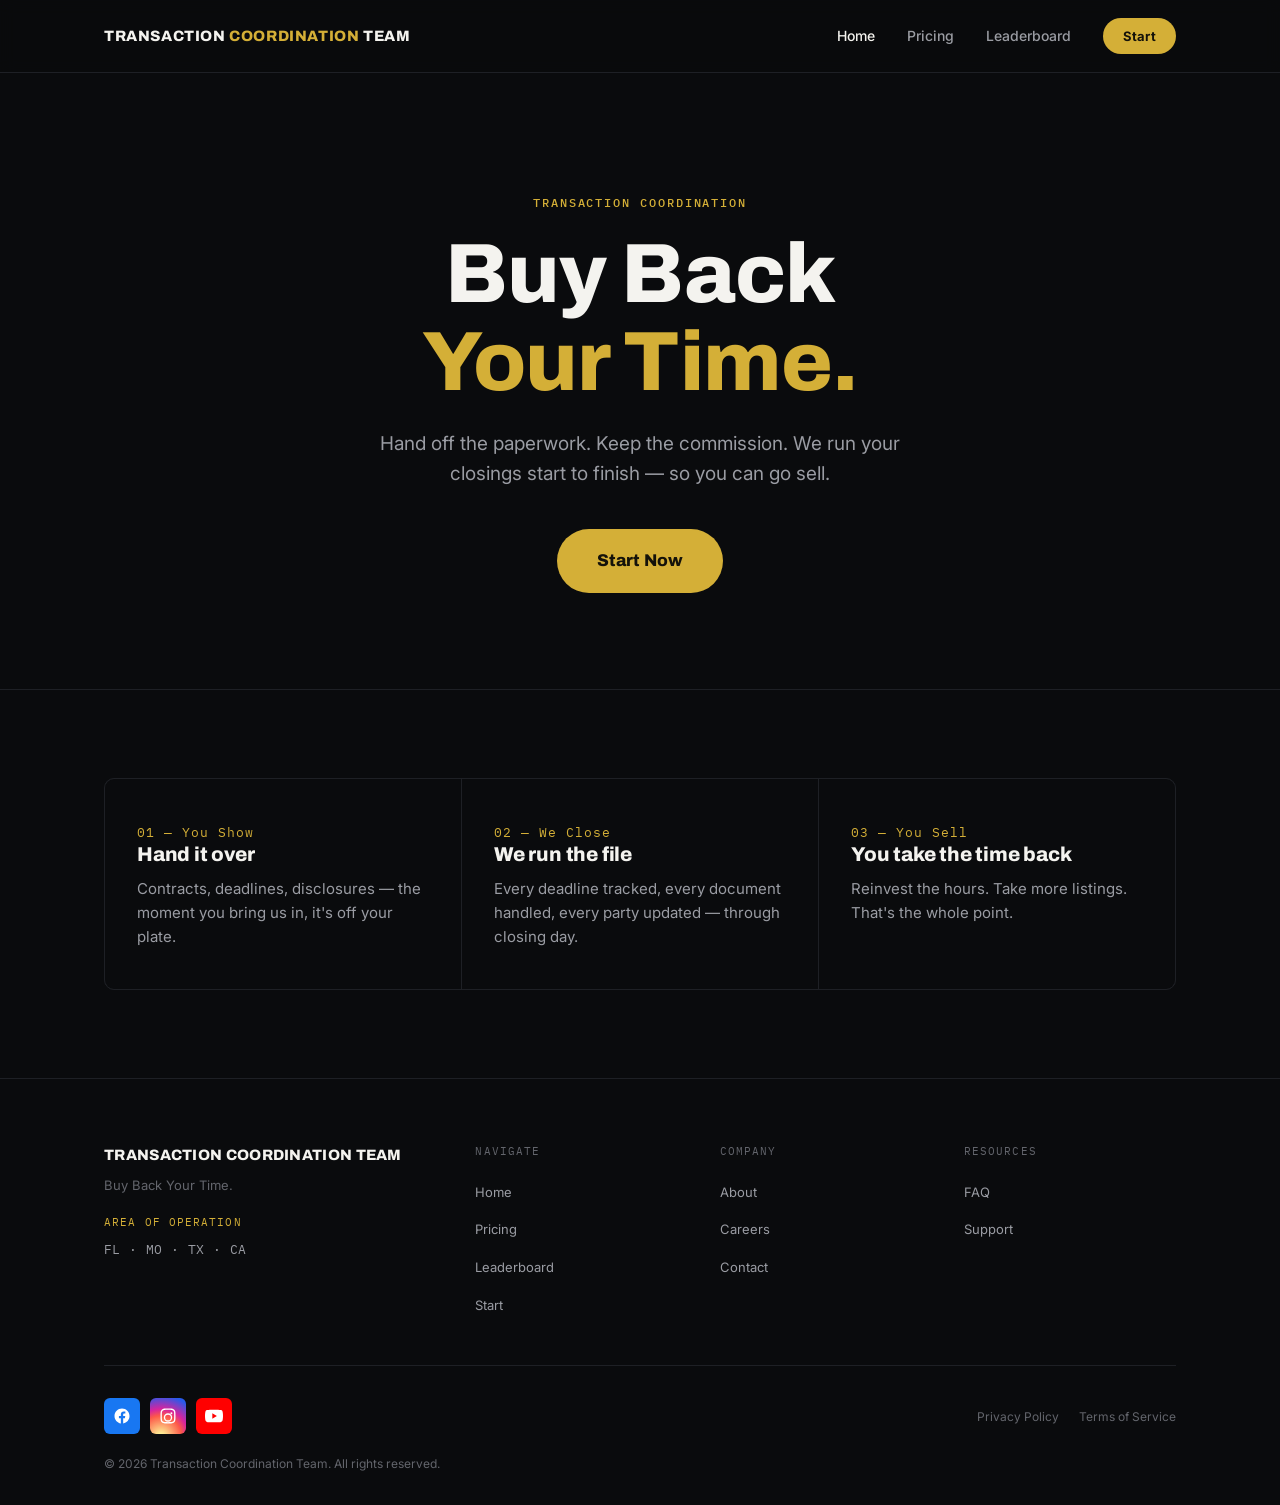
<file: index.html>
<!DOCTYPE html>
<html lang="en">
<head>
<meta charset="UTF-8" />
<meta name="viewport" content="width=device-width, initial-scale=1.0" />
<title>Transaction Coordination Team — Buy Back Your Time</title>
<meta name="description" content="Flat-fee transaction coordination for real estate agents. $400 per closing. Hand off the paperwork, keep the commission." />

<link rel="preconnect" href="https://fonts.googleapis.com">
<link rel="preconnect" href="https://fonts.gstatic.com" crossorigin>
<link href="https://fonts.googleapis.com/css2?family=Archivo:wght@800;900&family=Inter:wght@400;500;600;700&family=IBM+Plex+Mono:wght@500;600&display=swap" rel="stylesheet">

<link rel="stylesheet" href="css/style.css" />
</head>
<body>

<nav class="site-nav">
  <div class="container">
    <a href="index.html" class="wordmark">Transaction <span>Coordination</span> Team</a>
    <ul class="nav-links">
      <li><a href="index.html" aria-current="page">Home</a></li>
      <li><a href="pricing.html">Pricing</a></li>
      <li><a href="leaderboard.html">Leaderboard</a></li>
      <li><a href="intake.html" class="nav-cta">Start</a></li>
    </ul>
  </div>
</nav>

<header class="hero">
  <div class="container">
    <span class="eyebrow">Transaction Coordination</span>
    <h1>Buy Back<br><span class="accent">Your Time.</span></h1>
    <p class="subhead">Hand off the paperwork. Keep the commission. We run your closings start to finish — so you can go sell.</p>
    <a href="intake.html" class="btn btn-primary">Start Now</a>
  </div>
</header>

<section class="section-border reveal">
  <div class="container">
    <div class="process">
      <div class="process-step">
        <span class="index">01 — You Show</span>
        <h3>Hand it over</h3>
        <p>Contracts, deadlines, disclosures — the moment you bring us in, it's off your plate.</p>
      </div>
      <div class="process-step">
        <span class="index">02 — We Close</span>
        <h3>We run the file</h3>
        <p>Every deadline tracked, every document handled, every party updated — through closing day.</p>
      </div>
      <div class="process-step">
        <span class="index">03 — You Sell</span>
        <h3>You take the time back</h3>
        <p>Reinvest the hours. Take more listings. That's the whole point.</p>
      </div>
    </div>
  </div>
</section>

<footer class="site-footer">
  <div class="container">
    <div class="footer-top">
      <div class="footer-brand-col">
        <p class="footer-brand">Transaction Coordination Team</p>
        <p class="footer-tagline">Buy Back Your Time.</p>
        <p class="footer-ao-label">Area of Operation</p>
        <p class="footer-ao-value">FL · MO · TX · CA</p>
      </div>
      <div class="footer-col">
        <span class="footer-col-title">Navigate</span>
        <ul class="footer-links">
          <li><a href="index.html">Home</a></li>
          <li><a href="pricing.html">Pricing</a></li>
          <li><a href="leaderboard.html">Leaderboard</a></li>
          <li><a href="intake.html">Start</a></li>
        </ul>
      </div>
      <div class="footer-col">
        <span class="footer-col-title">Company</span>
        <ul class="footer-links">
          <li><a href="about.html">About</a></li>
          <li><a href="careers.html">Careers</a></li>
          <li><a href="contact.html">Contact</a></li>
        </ul>
      </div>
      <div class="footer-col">
        <span class="footer-col-title">Resources</span>
        <ul class="footer-links">
          <li><a href="faq.html">FAQ</a></li>
          <li><a href="contact.html">Support</a></li>
        </ul>
      </div>
    </div>
    <div class="footer-bottom">
      <div class="footer-social">
        <a href="still-building.html" aria-label="Facebook" class="social-icon fb">
          <svg viewBox="0 0 24 24" width="18" height="18" fill="currentColor" aria-hidden="true"><path d="M22 12.06C22 6.51 17.52 2 12 2S2 6.51 2 12.06c0 5.02 3.66 9.18 8.44 9.94v-7.03H7.9v-2.91h2.54V9.85c0-2.51 1.49-3.9 3.77-3.9 1.09 0 2.24.2 2.24.2v2.46h-1.26c-1.24 0-1.63.77-1.63 1.56v1.87h2.78l-.44 2.91h-2.34v7.03C18.34 21.24 22 17.08 22 12.06z"/></svg>
        </a>
        <a href="still-building.html" aria-label="Instagram" class="social-icon ig">
          <svg viewBox="0 0 24 24" width="18" height="18" fill="currentColor" aria-hidden="true"><path d="M12 2c2.72 0 3.06.01 4.12.06 1.07.05 1.79.22 2.43.46.66.26 1.21.6 1.77 1.15.5.5.9 1.1 1.15 1.77.24.64.42 1.36.46 2.43.05 1.06.06 1.4.06 4.12s-.01 3.06-.06 4.12c-.05 1.07-.22 1.79-.46 2.43a4.9 4.9 0 0 1-1.15 1.77 4.9 4.9 0 0 1-1.77 1.15c-.64.24-1.36.42-2.43.46-1.06.05-1.4.06-4.12.06s-3.06-.01-4.12-.06c-1.07-.05-1.79-.22-2.43-.46a4.9 4.9 0 0 1-1.77-1.15 4.9 4.9 0 0 1-1.15-1.77c-.24-.64-.42-1.36-.46-2.43C2.01 15.06 2 14.72 2 12s.01-3.06.06-4.12c.05-1.07.22-1.79.46-2.43.26-.66.6-1.21 1.15-1.77.5-.5 1.1-.9 1.77-1.15.64-.24 1.36-.42 2.43-.46C8.94 2.01 9.28 2 12 2zm0 1.8c-2.67 0-2.99.01-4.04.06-.98.04-1.5.21-1.86.34-.47.18-.8.4-1.15.75s-.57.68-.75 1.15c-.13.36-.3.88-.34 1.86-.05 1.05-.06 1.37-.06 4.04s.01 2.99.06 4.04c.04.98.21 1.5.34 1.86.18.47.4.8.75 1.15s.68.57 1.15.75c.36.13.88.3 1.86.34 1.05.05 1.37.06 4.04.06s2.99-.01 4.04-.06c.98-.04 1.5-.21 1.86-.34.47-.18.8-.4 1.15-.75s.57-.68.75-1.15c.13-.36.3-.88.34-1.86.05-1.05.06-1.37.06-4.04s-.01-2.99-.06-4.04c-.04-.98-.21-1.5-.34-1.86a3.1 3.1 0 0 0-.75-1.15 3.1 3.1 0 0 0-1.15-.75c-.36-.13-.88-.3-1.86-.34C14.99 3.81 14.67 3.8 12 3.8zm0 4.6a5.6 5.6 0 1 1 0 11.2 5.6 5.6 0 0 1 0-11.2zm0 1.8a3.8 3.8 0 1 0 0 7.6 3.8 3.8 0 0 0 0-7.6zm5.85-2.01a1.31 1.31 0 1 1-2.62 0 1.31 1.31 0 0 1 2.62 0z"/></svg>
        </a>
        <a href="still-building.html" aria-label="YouTube" class="social-icon yt">
          <svg viewBox="0 0 24 24" width="18" height="18" fill="currentColor" aria-hidden="true"><path d="M23.5 6.19a3.02 3.02 0 0 0-2.12-2.13C19.51 3.55 12 3.55 12 3.55s-7.51 0-9.38.51A3.02 3.02 0 0 0 .5 6.19 31.6 31.6 0 0 0 0 12a31.6 31.6 0 0 0 .5 5.81 3.02 3.02 0 0 0 2.12 2.13c1.87.51 9.38.51 9.38.51s7.51 0 9.38-.51a3.02 3.02 0 0 0 2.12-2.13A31.6 31.6 0 0 0 24 12a31.6 31.6 0 0 0-.5-5.81zM9.75 15.57V8.43L15.82 12l-6.07 3.57z"/></svg>
        </a>
      </div>
      <div class="footer-legal">
        <a href="still-building.html">Privacy Policy</a>
        <a href="still-building.html">Terms of Service</a>
      </div>
      <p class="footer-copyright">© 2026 Transaction Coordination Team. All rights reserved.</p>
    </div>
  </div>
</footer>

<script src="js/main.js"></script>
</body>
</html>
</file>
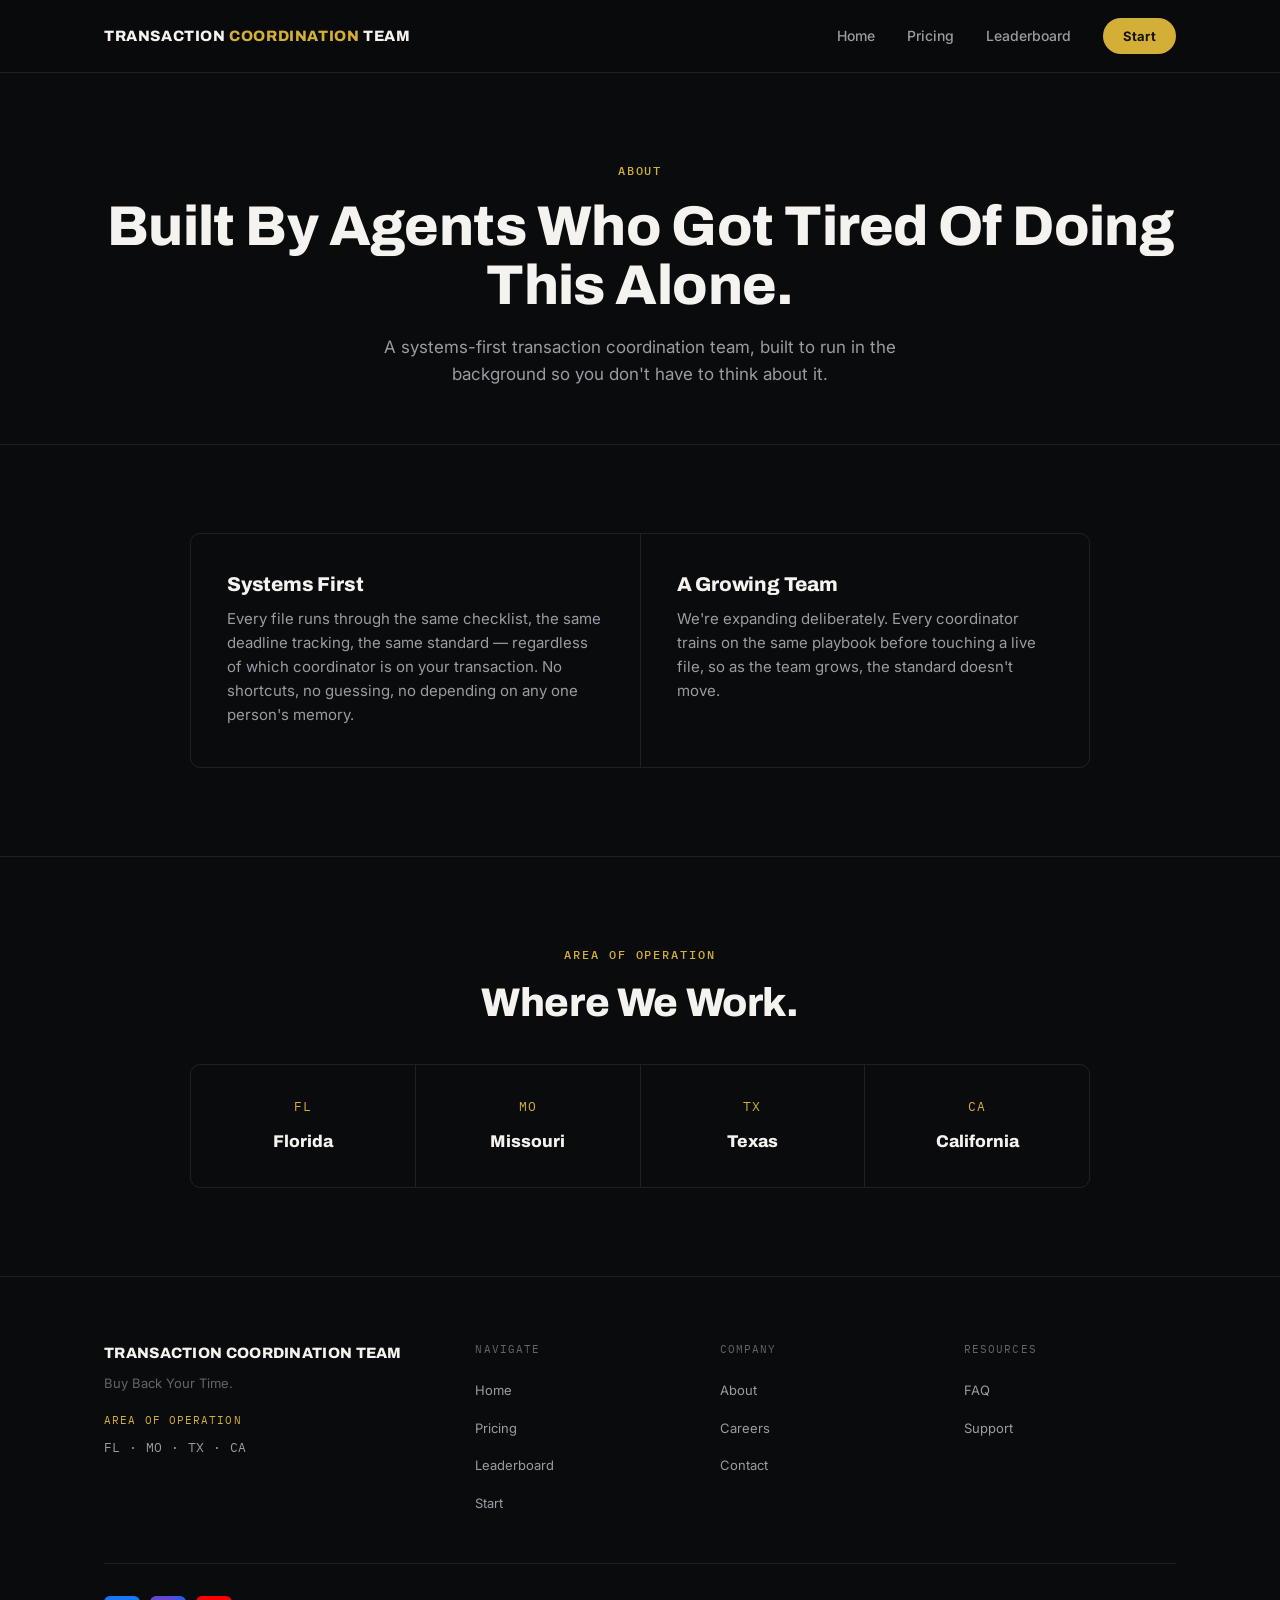
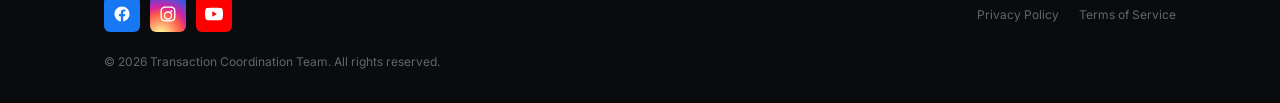
<file: about.html>
<!DOCTYPE html>
<html lang="en">
<head>
<meta charset="UTF-8" />
<meta name="viewport" content="width=device-width, initial-scale=1.0" />
<title>About — Transaction Coordination Team</title>
<meta name="description" content="A systems-first transaction coordination team serving agents across Florida, Missouri, Texas, and California." />

<link rel="preconnect" href="https://fonts.googleapis.com">
<link rel="preconnect" href="https://fonts.gstatic.com" crossorigin>
<link href="https://fonts.googleapis.com/css2?family=Archivo:wght@800;900&family=Inter:wght@400;500;600;700&family=IBM+Plex+Mono:wght@500;600&display=swap" rel="stylesheet">

<link rel="stylesheet" href="css/style.css" />
</head>
<body>

<nav class="site-nav">
  <div class="container">
    <a href="index.html" class="wordmark">Transaction <span>Coordination</span> Team</a>
    <ul class="nav-links">
      <li><a href="index.html">Home</a></li>
      <li><a href="pricing.html">Pricing</a></li>
      <li><a href="leaderboard.html">Leaderboard</a></li>
      <li><a href="intake.html" class="nav-cta">Start</a></li>
    </ul>
  </div>
</nav>

<header class="page-header">
  <div class="container">
    <span class="eyebrow">About</span>
    <h1>Built By Agents Who Got Tired Of Doing This Alone.</h1>
    <p class="subhead">A systems-first transaction coordination team, built to run in the background so you don't have to think about it.</p>
  </div>
</header>

<section class="reveal">
  <div class="container">
    <div class="about-grid">
      <div class="about-block">
        <h3>Systems First</h3>
        <p>Every file runs through the same checklist, the same deadline tracking, the same standard — regardless of which coordinator is on your transaction. No shortcuts, no guessing, no depending on any one person's memory.</p>
      </div>
      <div class="about-block">
        <h3>A Growing Team</h3>
        <p>We're expanding deliberately. Every coordinator trains on the same playbook before touching a live file, so as the team grows, the standard doesn't move.</p>
      </div>
    </div>
  </div>
</section>

<section class="section-border reveal">
  <div class="container">
    <div style="text-align:center; margin-bottom: 40px;">
      <span class="eyebrow">Area of Operation</span>
      <h2 style="font-size: clamp(28px, 4vw, 40px);">Where We Work.</h2>
    </div>

    <div class="state-grid">
      <div class="state-tile">
        <span class="abbr">FL</span>
        <div class="name">Florida</div>
      </div>
      <div class="state-tile">
        <span class="abbr">MO</span>
        <div class="name">Missouri</div>
      </div>
      <div class="state-tile">
        <span class="abbr">TX</span>
        <div class="name">Texas</div>
      </div>
      <div class="state-tile">
        <span class="abbr">CA</span>
        <div class="name">California</div>
      </div>
    </div>
  </div>
</section>

<footer class="site-footer">
  <div class="container">
    <div class="footer-top">
      <div class="footer-brand-col">
        <p class="footer-brand">Transaction Coordination Team</p>
        <p class="footer-tagline">Buy Back Your Time.</p>
        <p class="footer-ao-label">Area of Operation</p>
        <p class="footer-ao-value">FL · MO · TX · CA</p>
      </div>
      <div class="footer-col">
        <span class="footer-col-title">Navigate</span>
        <ul class="footer-links">
          <li><a href="index.html">Home</a></li>
          <li><a href="pricing.html">Pricing</a></li>
          <li><a href="leaderboard.html">Leaderboard</a></li>
          <li><a href="intake.html">Start</a></li>
        </ul>
      </div>
      <div class="footer-col">
        <span class="footer-col-title">Company</span>
        <ul class="footer-links">
          <li><a href="about.html" aria-current="page">About</a></li>
          <li><a href="careers.html">Careers</a></li>
          <li><a href="contact.html">Contact</a></li>
        </ul>
      </div>
      <div class="footer-col">
        <span class="footer-col-title">Resources</span>
        <ul class="footer-links">
          <li><a href="faq.html">FAQ</a></li>
          <li><a href="contact.html">Support</a></li>
        </ul>
      </div>
    </div>
    <div class="footer-bottom">
      <div class="footer-social">
        <a href="#" aria-label="Facebook" class="social-icon fb">
          <svg viewBox="0 0 24 24" width="18" height="18" fill="currentColor" aria-hidden="true"><path d="M22 12.06C22 6.51 17.52 2 12 2S2 6.51 2 12.06c0 5.02 3.66 9.18 8.44 9.94v-7.03H7.9v-2.91h2.54V9.85c0-2.51 1.49-3.9 3.77-3.9 1.09 0 2.24.2 2.24.2v2.46h-1.26c-1.24 0-1.63.77-1.63 1.56v1.87h2.78l-.44 2.91h-2.34v7.03C18.34 21.24 22 17.08 22 12.06z"/></svg>
        </a>
        <a href="#" aria-label="Instagram" class="social-icon ig">
          <svg viewBox="0 0 24 24" width="18" height="18" fill="currentColor" aria-hidden="true"><path d="M12 2c2.72 0 3.06.01 4.12.06 1.07.05 1.79.22 2.43.46.66.26 1.21.6 1.77 1.15.5.5.9 1.1 1.15 1.77.24.64.42 1.36.46 2.43.05 1.06.06 1.4.06 4.12s-.01 3.06-.06 4.12c-.05 1.07-.22 1.79-.46 2.43a4.9 4.9 0 0 1-1.15 1.77 4.9 4.9 0 0 1-1.77 1.15c-.64.24-1.36.42-2.43.46-1.06.05-1.4.06-4.12.06s-3.06-.01-4.12-.06c-1.07-.05-1.79-.22-2.43-.46a4.9 4.9 0 0 1-1.77-1.15 4.9 4.9 0 0 1-1.15-1.77c-.24-.64-.42-1.36-.46-2.43C2.01 15.06 2 14.72 2 12s.01-3.06.06-4.12c.05-1.07.22-1.79.46-2.43.26-.66.6-1.21 1.15-1.77.5-.5 1.1-.9 1.77-1.15.64-.24 1.36-.42 2.43-.46C8.94 2.01 9.28 2 12 2zm0 1.8c-2.67 0-2.99.01-4.04.06-.98.04-1.5.21-1.86.34-.47.18-.8.4-1.15.75s-.57.68-.75 1.15c-.13.36-.3.88-.34 1.86-.05 1.05-.06 1.37-.06 4.04s.01 2.99.06 4.04c.04.98.21 1.5.34 1.86.18.47.4.8.75 1.15s.68.57 1.15.75c.36.13.88.3 1.86.34 1.05.05 1.37.06 4.04.06s2.99-.01 4.04-.06c.98-.04 1.5-.21 1.86-.34.47-.18.8-.4 1.15-.75s.57-.68.75-1.15c.13-.36.3-.88.34-1.86.05-1.05.06-1.37.06-4.04s-.01-2.99-.06-4.04c-.04-.98-.21-1.5-.34-1.86a3.1 3.1 0 0 0-.75-1.15 3.1 3.1 0 0 0-1.15-.75c-.36-.13-.88-.3-1.86-.34C14.99 3.81 14.67 3.8 12 3.8zm0 4.6a5.6 5.6 0 1 1 0 11.2 5.6 5.6 0 0 1 0-11.2zm0 1.8a3.8 3.8 0 1 0 0 7.6 3.8 3.8 0 0 0 0-7.6zm5.85-2.01a1.31 1.31 0 1 1-2.62 0 1.31 1.31 0 0 1 2.62 0z"/></svg>
        </a>
        <a href="#" aria-label="YouTube" class="social-icon yt">
          <svg viewBox="0 0 24 24" width="18" height="18" fill="currentColor" aria-hidden="true"><path d="M23.5 6.19a3.02 3.02 0 0 0-2.12-2.13C19.51 3.55 12 3.55 12 3.55s-7.51 0-9.38.51A3.02 3.02 0 0 0 .5 6.19 31.6 31.6 0 0 0 0 12a31.6 31.6 0 0 0 .5 5.81 3.02 3.02 0 0 0 2.12 2.13c1.87.51 9.38.51 9.38.51s7.51 0 9.38-.51a3.02 3.02 0 0 0 2.12-2.13A31.6 31.6 0 0 0 24 12a31.6 31.6 0 0 0-.5-5.81zM9.75 15.57V8.43L15.82 12l-6.07 3.57z"/></svg>
        </a>
      </div>
      <div class="footer-legal">
        <a href="#">Privacy Policy</a>
        <a href="#">Terms of Service</a>
      </div>
      <p class="footer-copyright">© 2026 Transaction Coordination Team. All rights reserved.</p>
    </div>
  </div>
</footer>

<script src="js/main.js"></script>
</body>
</html>
</file>
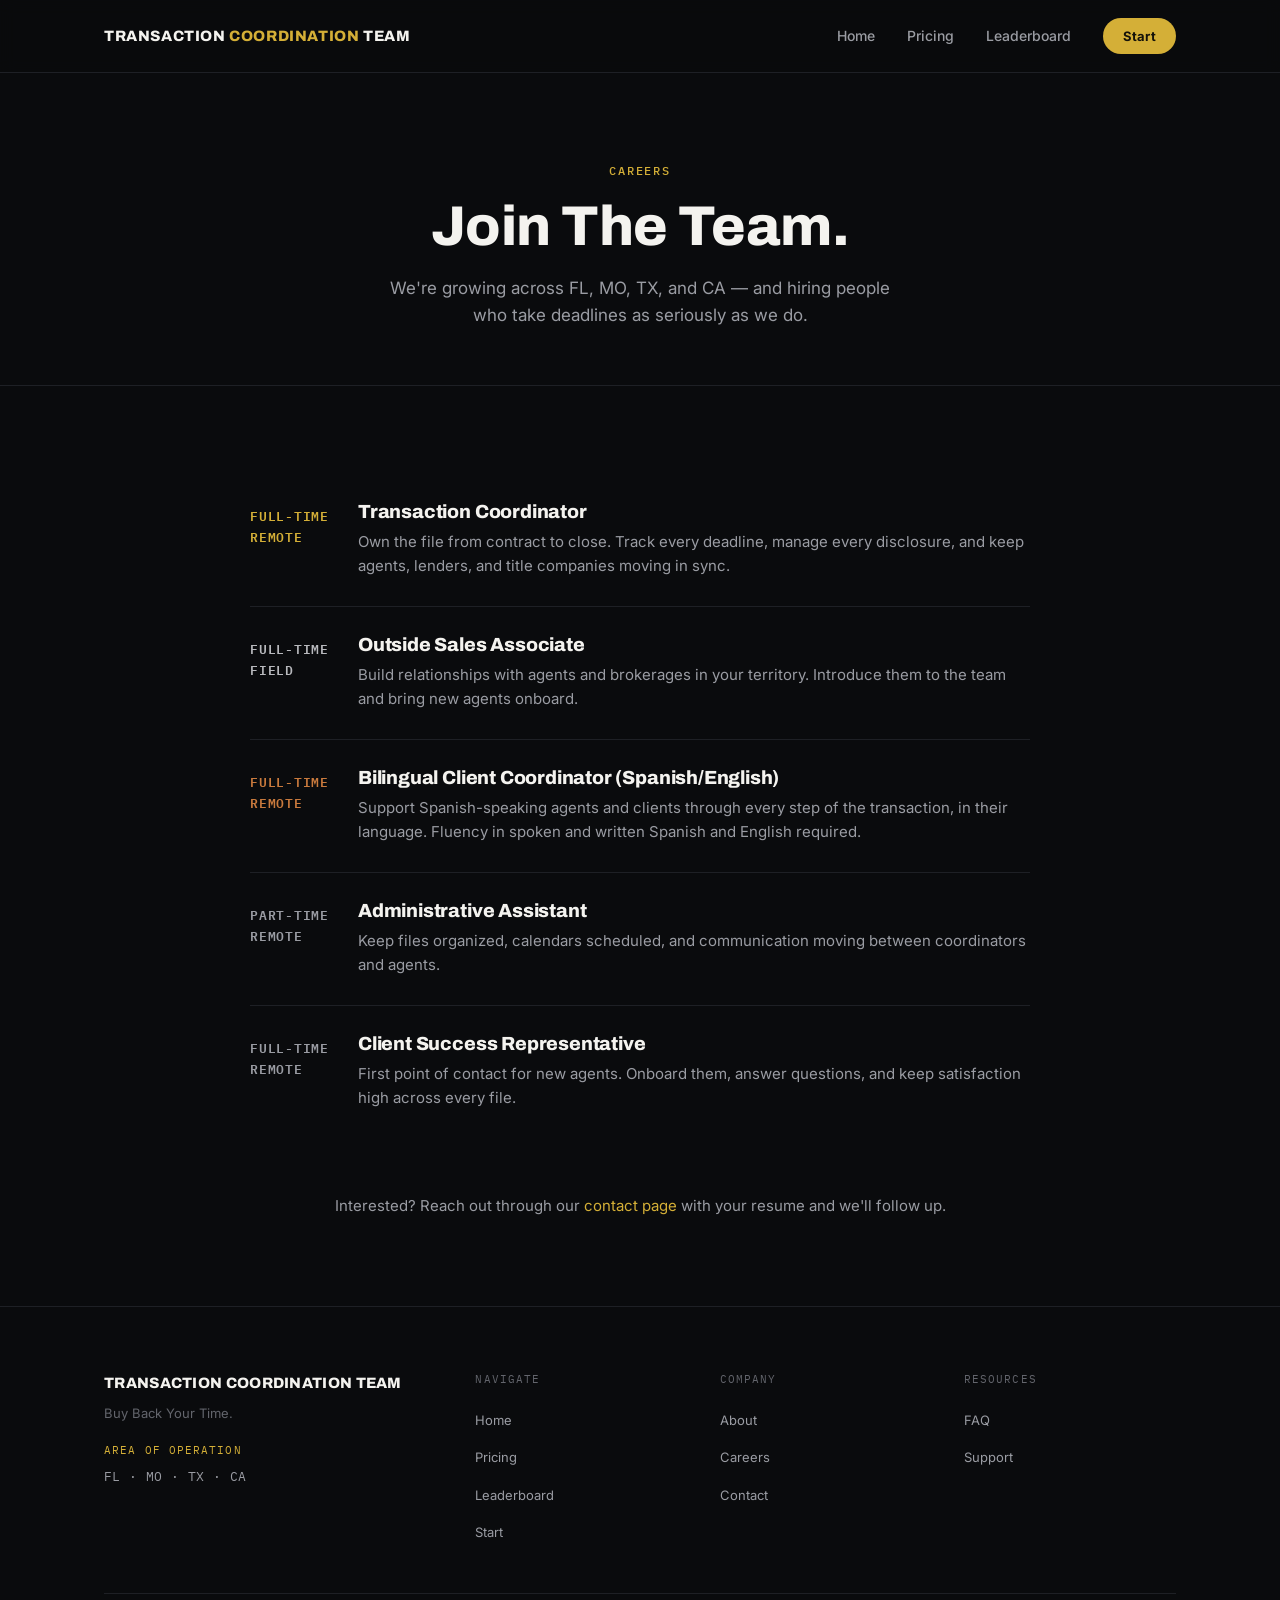
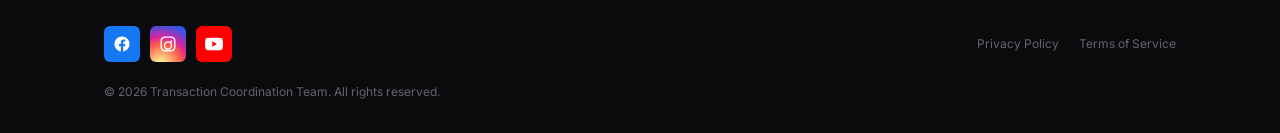
<file: careers.html>
<!DOCTYPE html>
<html lang="en">
<head>
<meta charset="UTF-8" />
<meta name="viewport" content="width=device-width, initial-scale=1.0" />
<title>Careers — Transaction Coordination Team</title>
<meta name="description" content="Open roles on the Transaction Coordination Team — coordinators, sales, and support." />

<link rel="preconnect" href="https://fonts.googleapis.com">
<link rel="preconnect" href="https://fonts.gstatic.com" crossorigin>
<link href="https://fonts.googleapis.com/css2?family=Archivo:wght@800;900&family=Inter:wght@400;500;600;700&family=IBM+Plex+Mono:wght@500;600&display=swap" rel="stylesheet">

<link rel="stylesheet" href="css/style.css" />
</head>
<body>

<nav class="site-nav">
  <div class="container">
    <a href="index.html" class="wordmark">Transaction <span>Coordination</span> Team</a>
    <ul class="nav-links">
      <li><a href="index.html">Home</a></li>
      <li><a href="pricing.html">Pricing</a></li>
      <li><a href="leaderboard.html">Leaderboard</a></li>
      <li><a href="intake.html" class="nav-cta">Start</a></li>
    </ul>
  </div>
</nav>

<header class="page-header">
  <div class="container">
    <span class="eyebrow">Careers</span>
    <h1>Join The Team.</h1>
    <p class="subhead">We're growing across FL, MO, TX, and CA — and hiring people who take deadlines as seriously as we do.</p>
  </div>
</header>

<section class="reveal">
  <div class="container">
    <div class="prize-legend">

      <div class="prize-row">
        <span class="prize-rank gold">FULL-TIME<br>REMOTE</span>
        <div class="prize-body">
          <h3>Transaction Coordinator</h3>
          <p>Own the file from contract to close. Track every deadline, manage every disclosure, and keep agents, lenders, and title companies moving in sync.</p>
        </div>
      </div>

      <div class="prize-row">
        <span class="prize-rank silver">FULL-TIME<br>FIELD</span>
        <div class="prize-body">
          <h3>Outside Sales Associate</h3>
          <p>Build relationships with agents and brokerages in your territory. Introduce them to the team and bring new agents onboard.</p>
        </div>
      </div>

      <div class="prize-row">
        <span class="prize-rank bronze">FULL-TIME<br>REMOTE</span>
        <div class="prize-body">
          <h3>Bilingual Client Coordinator (Spanish/English)</h3>
          <p>Support Spanish-speaking agents and clients through every step of the transaction, in their language. Fluency in spoken and written Spanish and English required.</p>
        </div>
      </div>

      <div class="prize-row">
        <span class="prize-rank" style="color: var(--text-secondary);">PART-TIME<br>REMOTE</span>
        <div class="prize-body">
          <h3>Administrative Assistant</h3>
          <p>Keep files organized, calendars scheduled, and communication moving between coordinators and agents.</p>
        </div>
      </div>

      <div class="prize-row">
        <span class="prize-rank" style="color: var(--text-secondary);">FULL-TIME<br>REMOTE</span>
        <div class="prize-body">
          <h3>Client Success Representative</h3>
          <p>First point of contact for new agents. Onboard them, answer questions, and keep satisfaction high across every file.</p>
        </div>
      </div>

    </div>

    <p style="text-align:center; margin-top: 56px; color: var(--text-secondary); font-size: 15px;">
      Interested? Reach out through our
      <a href="contact.html" style="color: var(--accent);">contact page</a>
      with your resume and we'll follow up.
    </p>
  </div>
</section>

<footer class="site-footer">
  <div class="container">
    <div class="footer-top">
      <div class="footer-brand-col">
        <p class="footer-brand">Transaction Coordination Team</p>
        <p class="footer-tagline">Buy Back Your Time.</p>
        <p class="footer-ao-label">Area of Operation</p>
        <p class="footer-ao-value">FL · MO · TX · CA</p>
      </div>
      <div class="footer-col">
        <span class="footer-col-title">Navigate</span>
        <ul class="footer-links">
          <li><a href="index.html">Home</a></li>
          <li><a href="pricing.html">Pricing</a></li>
          <li><a href="leaderboard.html">Leaderboard</a></li>
          <li><a href="intake.html">Start</a></li>
        </ul>
      </div>
      <div class="footer-col">
        <span class="footer-col-title">Company</span>
        <ul class="footer-links">
          <li><a href="about.html">About</a></li>
          <li><a href="careers.html" aria-current="page">Careers</a></li>
          <li><a href="contact.html">Contact</a></li>
        </ul>
      </div>
      <div class="footer-col">
        <span class="footer-col-title">Resources</span>
        <ul class="footer-links">
          <li><a href="faq.html">FAQ</a></li>
          <li><a href="contact.html">Support</a></li>
        </ul>
      </div>
    </div>
    <div class="footer-bottom">
      <div class="footer-social">
        <a href="still-building.html" aria-label="Facebook" class="social-icon fb">
          <svg viewBox="0 0 24 24" width="18" height="18" fill="currentColor" aria-hidden="true"><path d="M22 12.06C22 6.51 17.52 2 12 2S2 6.51 2 12.06c0 5.02 3.66 9.18 8.44 9.94v-7.03H7.9v-2.91h2.54V9.85c0-2.51 1.49-3.9 3.77-3.9 1.09 0 2.24.2 2.24.2v2.46h-1.26c-1.24 0-1.63.77-1.63 1.56v1.87h2.78l-.44 2.91h-2.34v7.03C18.34 21.24 22 17.08 22 12.06z"/></svg>
        </a>
        <a href="still-building.html" aria-label="Instagram" class="social-icon ig">
          <svg viewBox="0 0 24 24" width="18" height="18" fill="currentColor" aria-hidden="true"><path d="M12 2c2.72 0 3.06.01 4.12.06 1.07.05 1.79.22 2.43.46.66.26 1.21.6 1.77 1.15.5.5.9 1.1 1.15 1.77.24.64.42 1.36.46 2.43.05 1.06.06 1.4.06 4.12s-.01 3.06-.06 4.12c-.05 1.07-.22 1.79-.46 2.43a4.9 4.9 0 0 1-1.15 1.77 4.9 4.9 0 0 1-1.77 1.15c-.64.24-1.36.42-2.43.46-1.06.05-1.4.06-4.12.06s-3.06-.01-4.12-.06c-1.07-.05-1.79-.22-2.43-.46a4.9 4.9 0 0 1-1.77-1.15 4.9 4.9 0 0 1-1.15-1.77c-.24-.64-.42-1.36-.46-2.43C2.01 15.06 2 14.72 2 12s.01-3.06.06-4.12c.05-1.07.22-1.79.46-2.43.26-.66.6-1.21 1.15-1.77.5-.5 1.1-.9 1.77-1.15.64-.24 1.36-.42 2.43-.46C8.94 2.01 9.28 2 12 2zm0 1.8c-2.67 0-2.99.01-4.04.06-.98.04-1.5.21-1.86.34-.47.18-.8.4-1.15.75s-.57.68-.75 1.15c-.13.36-.3.88-.34 1.86-.05 1.05-.06 1.37-.06 4.04s.01 2.99.06 4.04c.04.98.21 1.5.34 1.86.18.47.4.8.75 1.15s.68.57 1.15.75c.36.13.88.3 1.86.34 1.05.05 1.37.06 4.04.06s2.99-.01 4.04-.06c.98-.04 1.5-.21 1.86-.34.47-.18.8-.4 1.15-.75s.57-.68.75-1.15c.13-.36.3-.88.34-1.86.05-1.05.06-1.37.06-4.04s-.01-2.99-.06-4.04c-.04-.98-.21-1.5-.34-1.86a3.1 3.1 0 0 0-.75-1.15 3.1 3.1 0 0 0-1.15-.75c-.36-.13-.88-.3-1.86-.34C14.99 3.81 14.67 3.8 12 3.8zm0 4.6a5.6 5.6 0 1 1 0 11.2 5.6 5.6 0 0 1 0-11.2zm0 1.8a3.8 3.8 0 1 0 0 7.6 3.8 3.8 0 0 0 0-7.6zm5.85-2.01a1.31 1.31 0 1 1-2.62 0 1.31 1.31 0 0 1 2.62 0z"/></svg>
        </a>
        <a href="still-building.html" aria-label="YouTube" class="social-icon yt">
          <svg viewBox="0 0 24 24" width="18" height="18" fill="currentColor" aria-hidden="true"><path d="M23.5 6.19a3.02 3.02 0 0 0-2.12-2.13C19.51 3.55 12 3.55 12 3.55s-7.51 0-9.38.51A3.02 3.02 0 0 0 .5 6.19 31.6 31.6 0 0 0 0 12a31.6 31.6 0 0 0 .5 5.81 3.02 3.02 0 0 0 2.12 2.13c1.87.51 9.38.51 9.38.51s7.51 0 9.38-.51a3.02 3.02 0 0 0 2.12-2.13A31.6 31.6 0 0 0 24 12a31.6 31.6 0 0 0-.5-5.81zM9.75 15.57V8.43L15.82 12l-6.07 3.57z"/></svg>
        </a>
      </div>
      <div class="footer-legal">
        <a href="still-building.html">Privacy Policy</a>
        <a href="still-building.html">Terms of Service</a>
      </div>
      <p class="footer-copyright">© 2026 Transaction Coordination Team. All rights reserved.</p>
    </div>
  </div>
</footer>

<script src="js/main.js"></script>
</body>
</html>
</file>
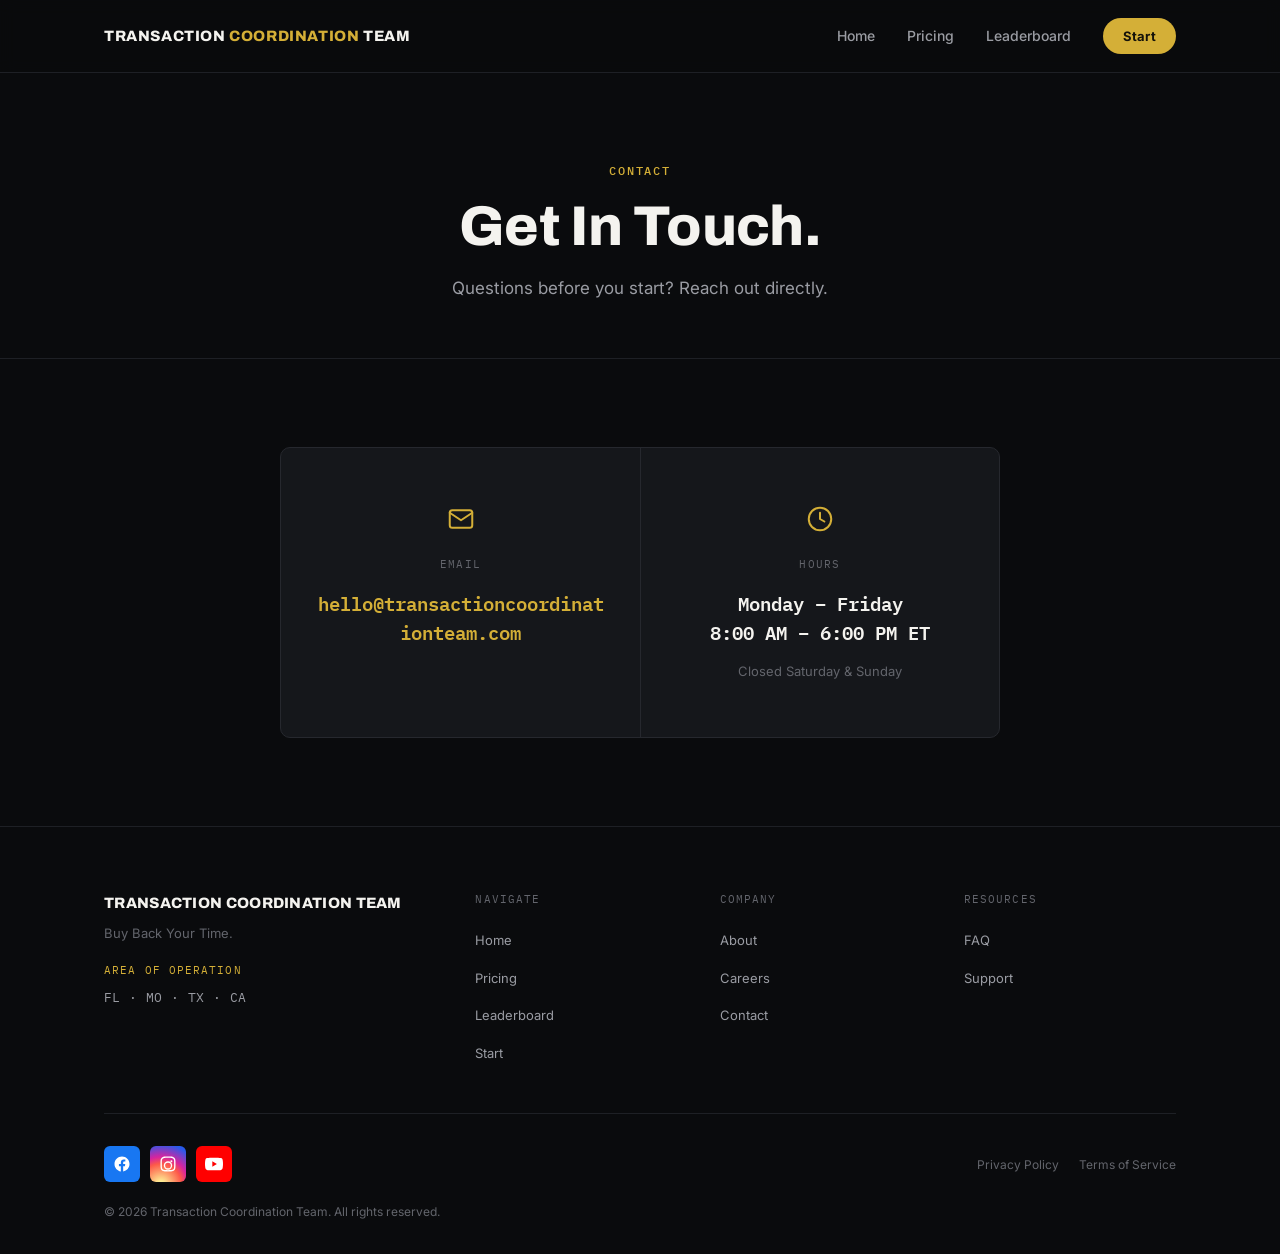
<file: contact.html>
<!DOCTYPE html>
<html lang="en">
<head>
<meta charset="UTF-8" />
<meta name="viewport" content="width=device-width, initial-scale=1.0" />
<title>Contact — Transaction Coordination Team</title>
<meta name="description" content="Reach the Transaction Coordination Team by email. Monday through Friday, 8:00 AM to 6:00 PM ET." />

<link rel="preconnect" href="https://fonts.googleapis.com">
<link rel="preconnect" href="https://fonts.gstatic.com" crossorigin>
<link href="https://fonts.googleapis.com/css2?family=Archivo:wght@800;900&family=Inter:wght@400;500;600;700&family=IBM+Plex+Mono:wght@500;600&display=swap" rel="stylesheet">

<link rel="stylesheet" href="css/style.css" />
</head>
<body>

<nav class="site-nav">
  <div class="container">
    <a href="index.html" class="wordmark">Transaction <span>Coordination</span> Team</a>
    <ul class="nav-links">
      <li><a href="index.html">Home</a></li>
      <li><a href="pricing.html">Pricing</a></li>
      <li><a href="leaderboard.html">Leaderboard</a></li>
      <li><a href="intake.html" class="nav-cta">Start</a></li>
    </ul>
  </div>
</nav>

<header class="page-header">
  <div class="container">
    <span class="eyebrow">Contact</span>
    <h1>Get In Touch.</h1>
    <p class="subhead">Questions before you start? Reach out directly.</p>
  </div>
</header>

<section class="reveal">
  <div class="container">

    <!-- ============================================================
         REAL CONTACT INFO — update the email below if needed.
         hello@transactioncoordinationteam.com is a placeholder built
         from your domain; swap it for your actual inbox if different.
         ============================================================ -->

    <div class="contact-card reveal">
      <div class="contact-item">
        <div class="contact-icon">
          <svg viewBox="0 0 24 24" width="30" height="30" fill="none" stroke="currentColor" stroke-width="1.6" stroke-linecap="round" stroke-linejoin="round" aria-hidden="true"><rect x="3" y="5" width="18" height="14" rx="2"/><path d="M3 7l9 6 9-6"/></svg>
        </div>
        <span class="contact-label">Email</span>
        <a class="contact-value" href="mailto:hello@transactioncoordinationteam.com">hello@transactioncoordinationteam.com</a>
      </div>
      <div class="contact-item">
        <div class="contact-icon">
          <svg viewBox="0 0 24 24" width="30" height="30" fill="none" stroke="currentColor" stroke-width="1.6" stroke-linecap="round" stroke-linejoin="round" aria-hidden="true"><circle cx="12" cy="12" r="9"/><path d="M12 7v5l3.5 2"/></svg>
        </div>
        <span class="contact-label">Hours</span>
        <div class="contact-value">Monday – Friday<br>8:00 AM – 6:00 PM ET</div>
        <div class="contact-note">Closed Saturday &amp; Sunday</div>
      </div>
    </div>

  </div>
</section>

<footer class="site-footer">
  <div class="container">
    <div class="footer-top">
      <div class="footer-brand-col">
        <p class="footer-brand">Transaction Coordination Team</p>
        <p class="footer-tagline">Buy Back Your Time.</p>
        <p class="footer-ao-label">Area of Operation</p>
        <p class="footer-ao-value">FL · MO · TX · CA</p>
      </div>
      <div class="footer-col">
        <span class="footer-col-title">Navigate</span>
        <ul class="footer-links">
          <li><a href="index.html">Home</a></li>
          <li><a href="pricing.html">Pricing</a></li>
          <li><a href="leaderboard.html">Leaderboard</a></li>
          <li><a href="intake.html">Start</a></li>
        </ul>
      </div>
      <div class="footer-col">
        <span class="footer-col-title">Company</span>
        <ul class="footer-links">
          <li><a href="about.html">About</a></li>
          <li><a href="careers.html">Careers</a></li>
          <li><a href="contact.html" aria-current="page">Contact</a></li>
        </ul>
      </div>
      <div class="footer-col">
        <span class="footer-col-title">Resources</span>
        <ul class="footer-links">
          <li><a href="faq.html">FAQ</a></li>
          <li><a href="contact.html">Support</a></li>
        </ul>
      </div>
    </div>
    <div class="footer-bottom">
      <div class="footer-social">
        <a href="still-building.html" aria-label="Facebook" class="social-icon fb">
          <svg viewBox="0 0 24 24" width="18" height="18" fill="currentColor" aria-hidden="true"><path d="M22 12.06C22 6.51 17.52 2 12 2S2 6.51 2 12.06c0 5.02 3.66 9.18 8.44 9.94v-7.03H7.9v-2.91h2.54V9.85c0-2.51 1.49-3.9 3.77-3.9 1.09 0 2.24.2 2.24.2v2.46h-1.26c-1.24 0-1.63.77-1.63 1.56v1.87h2.78l-.44 2.91h-2.34v7.03C18.34 21.24 22 17.08 22 12.06z"/></svg>
        </a>
        <a href="still-building.html" aria-label="Instagram" class="social-icon ig">
          <svg viewBox="0 0 24 24" width="18" height="18" fill="currentColor" aria-hidden="true"><path d="M12 2c2.72 0 3.06.01 4.12.06 1.07.05 1.79.22 2.43.46.66.26 1.21.6 1.77 1.15.5.5.9 1.1 1.15 1.77.24.64.42 1.36.46 2.43.05 1.06.06 1.4.06 4.12s-.01 3.06-.06 4.12c-.05 1.07-.22 1.79-.46 2.43a4.9 4.9 0 0 1-1.15 1.77 4.9 4.9 0 0 1-1.77 1.15c-.64.24-1.36.42-2.43.46-1.06.05-1.4.06-4.12.06s-3.06-.01-4.12-.06c-1.07-.05-1.79-.22-2.43-.46a4.9 4.9 0 0 1-1.77-1.15 4.9 4.9 0 0 1-1.15-1.77c-.24-.64-.42-1.36-.46-2.43C2.01 15.06 2 14.72 2 12s.01-3.06.06-4.12c.05-1.07.22-1.79.46-2.43.26-.66.6-1.21 1.15-1.77.5-.5 1.1-.9 1.77-1.15.64-.24 1.36-.42 2.43-.46C8.94 2.01 9.28 2 12 2zm0 1.8c-2.67 0-2.99.01-4.04.06-.98.04-1.5.21-1.86.34-.47.18-.8.4-1.15.75s-.57.68-.75 1.15c-.13.36-.3.88-.34 1.86-.05 1.05-.06 1.37-.06 4.04s.01 2.99.06 4.04c.04.98.21 1.5.34 1.86.18.47.4.8.75 1.15s.68.57 1.15.75c.36.13.88.3 1.86.34 1.05.05 1.37.06 4.04.06s2.99-.01 4.04-.06c.98-.04 1.5-.21 1.86-.34.47-.18.8-.4 1.15-.75s.57-.68.75-1.15c.13-.36.3-.88.34-1.86.05-1.05.06-1.37.06-4.04s-.01-2.99-.06-4.04c-.04-.98-.21-1.5-.34-1.86a3.1 3.1 0 0 0-.75-1.15 3.1 3.1 0 0 0-1.15-.75c-.36-.13-.88-.3-1.86-.34C14.99 3.81 14.67 3.8 12 3.8zm0 4.6a5.6 5.6 0 1 1 0 11.2 5.6 5.6 0 0 1 0-11.2zm0 1.8a3.8 3.8 0 1 0 0 7.6 3.8 3.8 0 0 0 0-7.6zm5.85-2.01a1.31 1.31 0 1 1-2.62 0 1.31 1.31 0 0 1 2.62 0z"/></svg>
        </a>
        <a href="still-building.html" aria-label="YouTube" class="social-icon yt">
          <svg viewBox="0 0 24 24" width="18" height="18" fill="currentColor" aria-hidden="true"><path d="M23.5 6.19a3.02 3.02 0 0 0-2.12-2.13C19.51 3.55 12 3.55 12 3.55s-7.51 0-9.38.51A3.02 3.02 0 0 0 .5 6.19 31.6 31.6 0 0 0 0 12a31.6 31.6 0 0 0 .5 5.81 3.02 3.02 0 0 0 2.12 2.13c1.87.51 9.38.51 9.38.51s7.51 0 9.38-.51a3.02 3.02 0 0 0 2.12-2.13A31.6 31.6 0 0 0 24 12a31.6 31.6 0 0 0-.5-5.81zM9.75 15.57V8.43L15.82 12l-6.07 3.57z"/></svg>
        </a>
      </div>
      <div class="footer-legal">
        <a href="still-building.html">Privacy Policy</a>
        <a href="still-building.html">Terms of Service</a>
      </div>
      <p class="footer-copyright">© 2026 Transaction Coordination Team. All rights reserved.</p>
    </div>
  </div>
</footer>

<script src="js/main.js"></script>
</body>
</html>
</file>
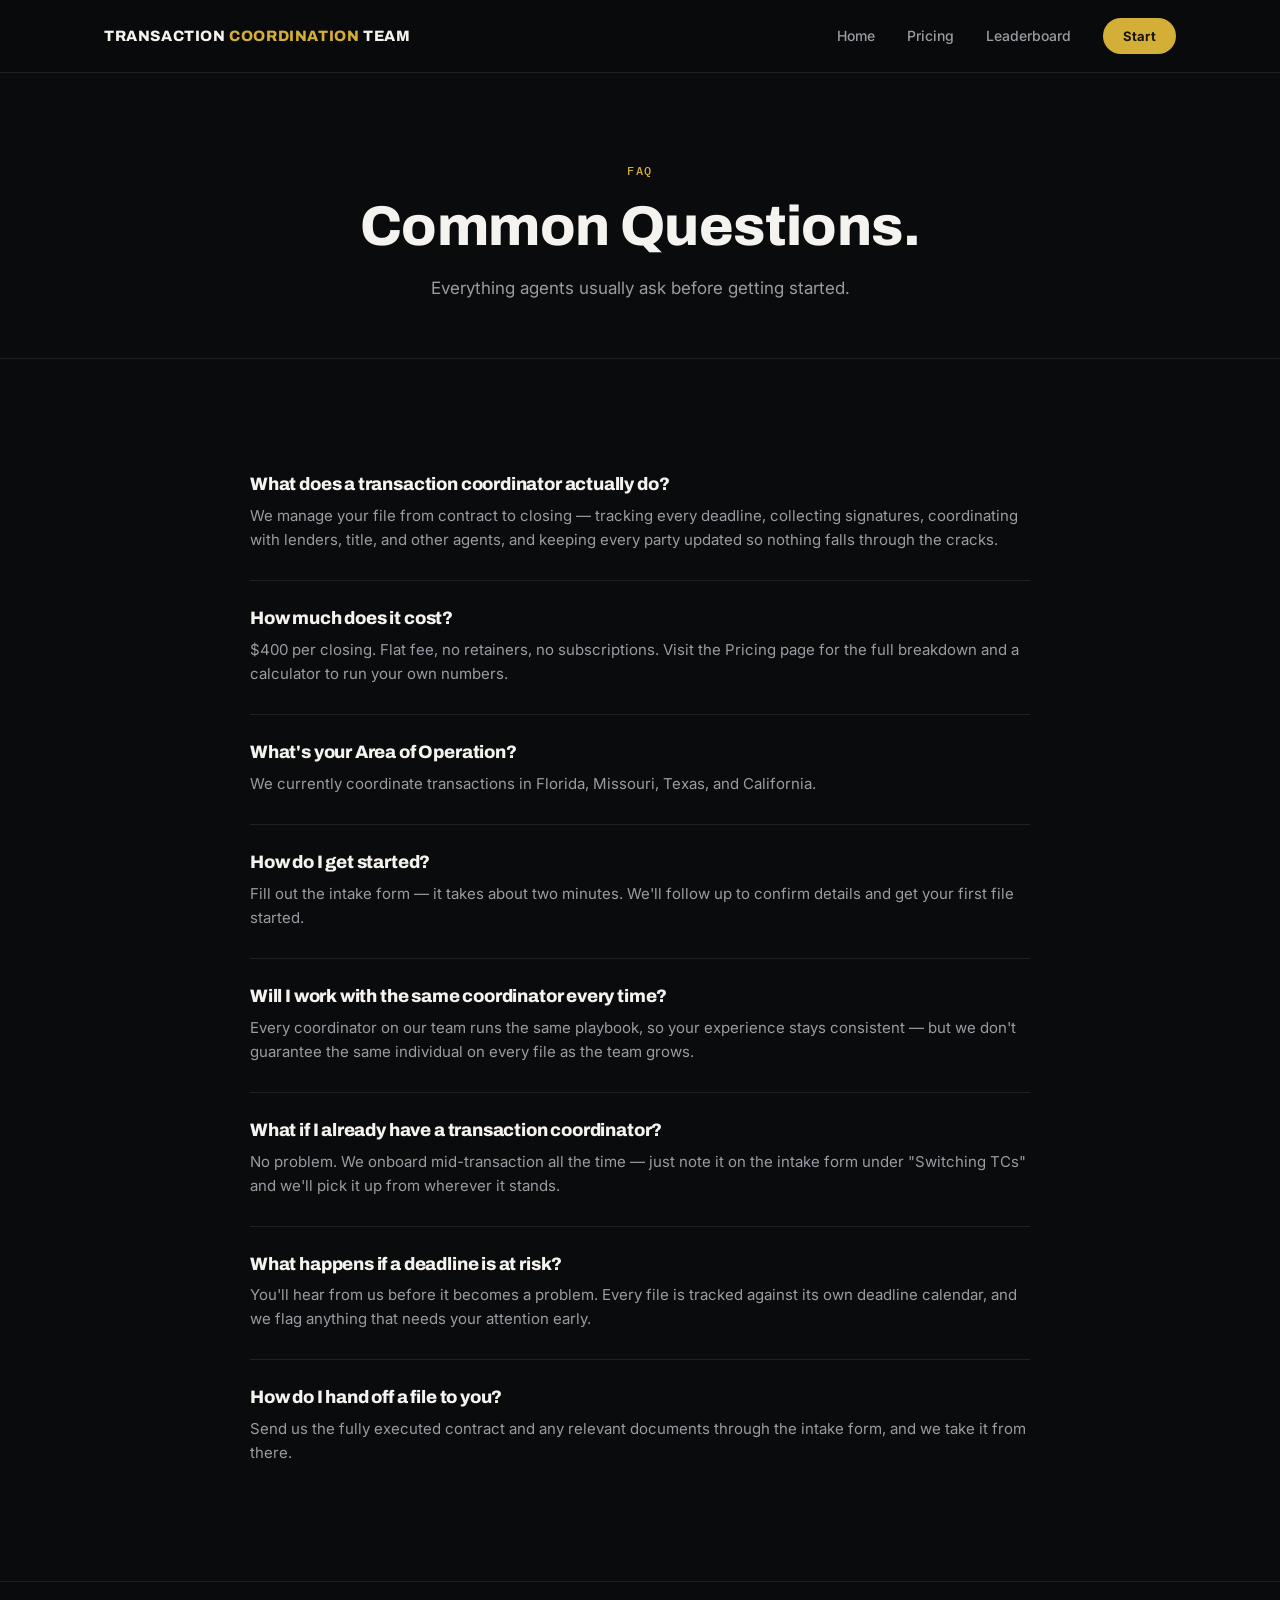
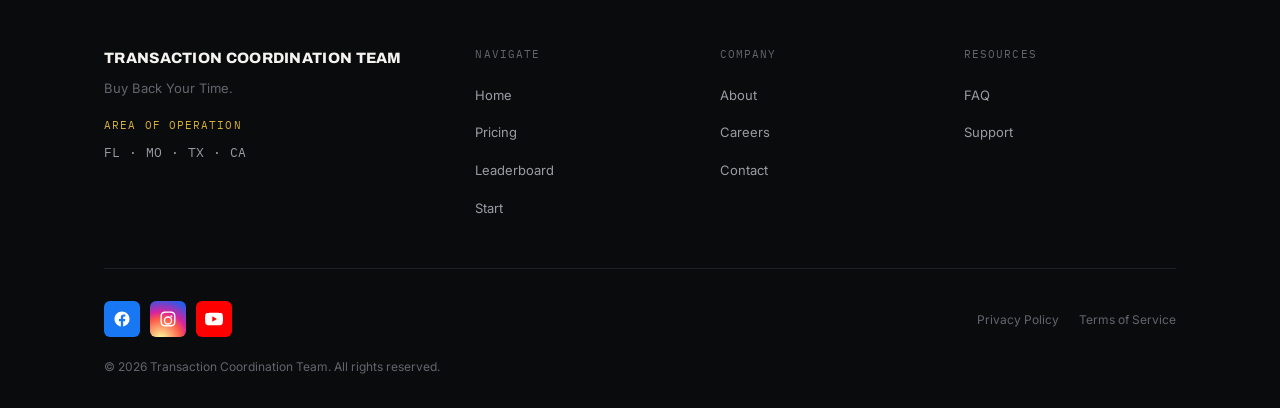
<file: faq.html>
<!DOCTYPE html>
<html lang="en">
<head>
<meta charset="UTF-8" />
<meta name="viewport" content="width=device-width, initial-scale=1.0" />
<title>FAQ — Transaction Coordination Team</title>
<meta name="description" content="Common questions about how transaction coordination works, pricing, and getting started." />

<link rel="preconnect" href="https://fonts.googleapis.com">
<link rel="preconnect" href="https://fonts.gstatic.com" crossorigin>
<link href="https://fonts.googleapis.com/css2?family=Archivo:wght@800;900&family=Inter:wght@400;500;600;700&family=IBM+Plex+Mono:wght@500;600&display=swap" rel="stylesheet">

<link rel="stylesheet" href="css/style.css" />
</head>
<body>

<nav class="site-nav">
  <div class="container">
    <a href="index.html" class="wordmark">Transaction <span>Coordination</span> Team</a>
    <ul class="nav-links">
      <li><a href="index.html">Home</a></li>
      <li><a href="pricing.html">Pricing</a></li>
      <li><a href="leaderboard.html">Leaderboard</a></li>
      <li><a href="intake.html" class="nav-cta">Start</a></li>
    </ul>
  </div>
</nav>

<header class="page-header">
  <div class="container">
    <span class="eyebrow">FAQ</span>
    <h1>Common Questions.</h1>
    <p class="subhead">Everything agents usually ask before getting started.</p>
  </div>
</header>

<section class="reveal">
  <div class="container">
    <div class="faq-list">

      <div class="faq-item">
        <h3>What does a transaction coordinator actually do?</h3>
        <p>We manage your file from contract to closing — tracking every deadline, collecting signatures, coordinating with lenders, title, and other agents, and keeping every party updated so nothing falls through the cracks.</p>
      </div>

      <div class="faq-item">
        <h3>How much does it cost?</h3>
        <p>$400 per closing. Flat fee, no retainers, no subscriptions. Visit the Pricing page for the full breakdown and a calculator to run your own numbers.</p>
      </div>

      <div class="faq-item">
        <h3>What's your Area of Operation?</h3>
        <p>We currently coordinate transactions in Florida, Missouri, Texas, and California.</p>
      </div>

      <div class="faq-item">
        <h3>How do I get started?</h3>
        <p>Fill out the intake form — it takes about two minutes. We'll follow up to confirm details and get your first file started.</p>
      </div>

      <div class="faq-item">
        <h3>Will I work with the same coordinator every time?</h3>
        <p>Every coordinator on our team runs the same playbook, so your experience stays consistent — but we don't guarantee the same individual on every file as the team grows.</p>
      </div>

      <div class="faq-item">
        <h3>What if I already have a transaction coordinator?</h3>
        <p>No problem. We onboard mid-transaction all the time — just note it on the intake form under "Switching TCs" and we'll pick it up from wherever it stands.</p>
      </div>

      <div class="faq-item">
        <h3>What happens if a deadline is at risk?</h3>
        <p>You'll hear from us before it becomes a problem. Every file is tracked against its own deadline calendar, and we flag anything that needs your attention early.</p>
      </div>

      <div class="faq-item">
        <h3>How do I hand off a file to you?</h3>
        <p>Send us the fully executed contract and any relevant documents through the intake form, and we take it from there.</p>
      </div>

    </div>
  </div>
</section>

<footer class="site-footer">
  <div class="container">
    <div class="footer-top">
      <div class="footer-brand-col">
        <p class="footer-brand">Transaction Coordination Team</p>
        <p class="footer-tagline">Buy Back Your Time.</p>
        <p class="footer-ao-label">Area of Operation</p>
        <p class="footer-ao-value">FL · MO · TX · CA</p>
      </div>
      <div class="footer-col">
        <span class="footer-col-title">Navigate</span>
        <ul class="footer-links">
          <li><a href="index.html">Home</a></li>
          <li><a href="pricing.html">Pricing</a></li>
          <li><a href="leaderboard.html">Leaderboard</a></li>
          <li><a href="intake.html">Start</a></li>
        </ul>
      </div>
      <div class="footer-col">
        <span class="footer-col-title">Company</span>
        <ul class="footer-links">
          <li><a href="about.html">About</a></li>
          <li><a href="careers.html">Careers</a></li>
          <li><a href="contact.html">Contact</a></li>
        </ul>
      </div>
      <div class="footer-col">
        <span class="footer-col-title">Resources</span>
        <ul class="footer-links">
          <li><a href="faq.html" aria-current="page">FAQ</a></li>
          <li><a href="contact.html">Support</a></li>
        </ul>
      </div>
    </div>
    <div class="footer-bottom">
      <div class="footer-social">
        <a href="still-building.html" aria-label="Facebook" class="social-icon fb">
          <svg viewBox="0 0 24 24" width="18" height="18" fill="currentColor" aria-hidden="true"><path d="M22 12.06C22 6.51 17.52 2 12 2S2 6.51 2 12.06c0 5.02 3.66 9.18 8.44 9.94v-7.03H7.9v-2.91h2.54V9.85c0-2.51 1.49-3.9 3.77-3.9 1.09 0 2.24.2 2.24.2v2.46h-1.26c-1.24 0-1.63.77-1.63 1.56v1.87h2.78l-.44 2.91h-2.34v7.03C18.34 21.24 22 17.08 22 12.06z"/></svg>
        </a>
        <a href="still-building.html" aria-label="Instagram" class="social-icon ig">
          <svg viewBox="0 0 24 24" width="18" height="18" fill="currentColor" aria-hidden="true"><path d="M12 2c2.72 0 3.06.01 4.12.06 1.07.05 1.79.22 2.43.46.66.26 1.21.6 1.77 1.15.5.5.9 1.1 1.15 1.77.24.64.42 1.36.46 2.43.05 1.06.06 1.4.06 4.12s-.01 3.06-.06 4.12c-.05 1.07-.22 1.79-.46 2.43a4.9 4.9 0 0 1-1.15 1.77 4.9 4.9 0 0 1-1.77 1.15c-.64.24-1.36.42-2.43.46-1.06.05-1.4.06-4.12.06s-3.06-.01-4.12-.06c-1.07-.05-1.79-.22-2.43-.46a4.9 4.9 0 0 1-1.77-1.15 4.9 4.9 0 0 1-1.15-1.77c-.24-.64-.42-1.36-.46-2.43C2.01 15.06 2 14.72 2 12s.01-3.06.06-4.12c.05-1.07.22-1.79.46-2.43.26-.66.6-1.21 1.15-1.77.5-.5 1.1-.9 1.77-1.15.64-.24 1.36-.42 2.43-.46C8.94 2.01 9.28 2 12 2zm0 1.8c-2.67 0-2.99.01-4.04.06-.98.04-1.5.21-1.86.34-.47.18-.8.4-1.15.75s-.57.68-.75 1.15c-.13.36-.3.88-.34 1.86-.05 1.05-.06 1.37-.06 4.04s.01 2.99.06 4.04c.04.98.21 1.5.34 1.86.18.47.4.8.75 1.15s.68.57 1.15.75c.36.13.88.3 1.86.34 1.05.05 1.37.06 4.04.06s2.99-.01 4.04-.06c.98-.04 1.5-.21 1.86-.34.47-.18.8-.4 1.15-.75s.57-.68.75-1.15c.13-.36.3-.88.34-1.86.05-1.05.06-1.37.06-4.04s-.01-2.99-.06-4.04c-.04-.98-.21-1.5-.34-1.86a3.1 3.1 0 0 0-.75-1.15 3.1 3.1 0 0 0-1.15-.75c-.36-.13-.88-.3-1.86-.34C14.99 3.81 14.67 3.8 12 3.8zm0 4.6a5.6 5.6 0 1 1 0 11.2 5.6 5.6 0 0 1 0-11.2zm0 1.8a3.8 3.8 0 1 0 0 7.6 3.8 3.8 0 0 0 0-7.6zm5.85-2.01a1.31 1.31 0 1 1-2.62 0 1.31 1.31 0 0 1 2.62 0z"/></svg>
        </a>
        <a href="still-building.html" aria-label="YouTube" class="social-icon yt">
          <svg viewBox="0 0 24 24" width="18" height="18" fill="currentColor" aria-hidden="true"><path d="M23.5 6.19a3.02 3.02 0 0 0-2.12-2.13C19.51 3.55 12 3.55 12 3.55s-7.51 0-9.38.51A3.02 3.02 0 0 0 .5 6.19 31.6 31.6 0 0 0 0 12a31.6 31.6 0 0 0 .5 5.81 3.02 3.02 0 0 0 2.12 2.13c1.87.51 9.38.51 9.38.51s7.51 0 9.38-.51a3.02 3.02 0 0 0 2.12-2.13A31.6 31.6 0 0 0 24 12a31.6 31.6 0 0 0-.5-5.81zM9.75 15.57V8.43L15.82 12l-6.07 3.57z"/></svg>
        </a>
      </div>
      <div class="footer-legal">
        <a href="still-building.html">Privacy Policy</a>
        <a href="still-building.html">Terms of Service</a>
      </div>
      <p class="footer-copyright">© 2026 Transaction Coordination Team. All rights reserved.</p>
    </div>
  </div>
</footer>

<script src="js/main.js"></script>
</body>
</html>
</file>
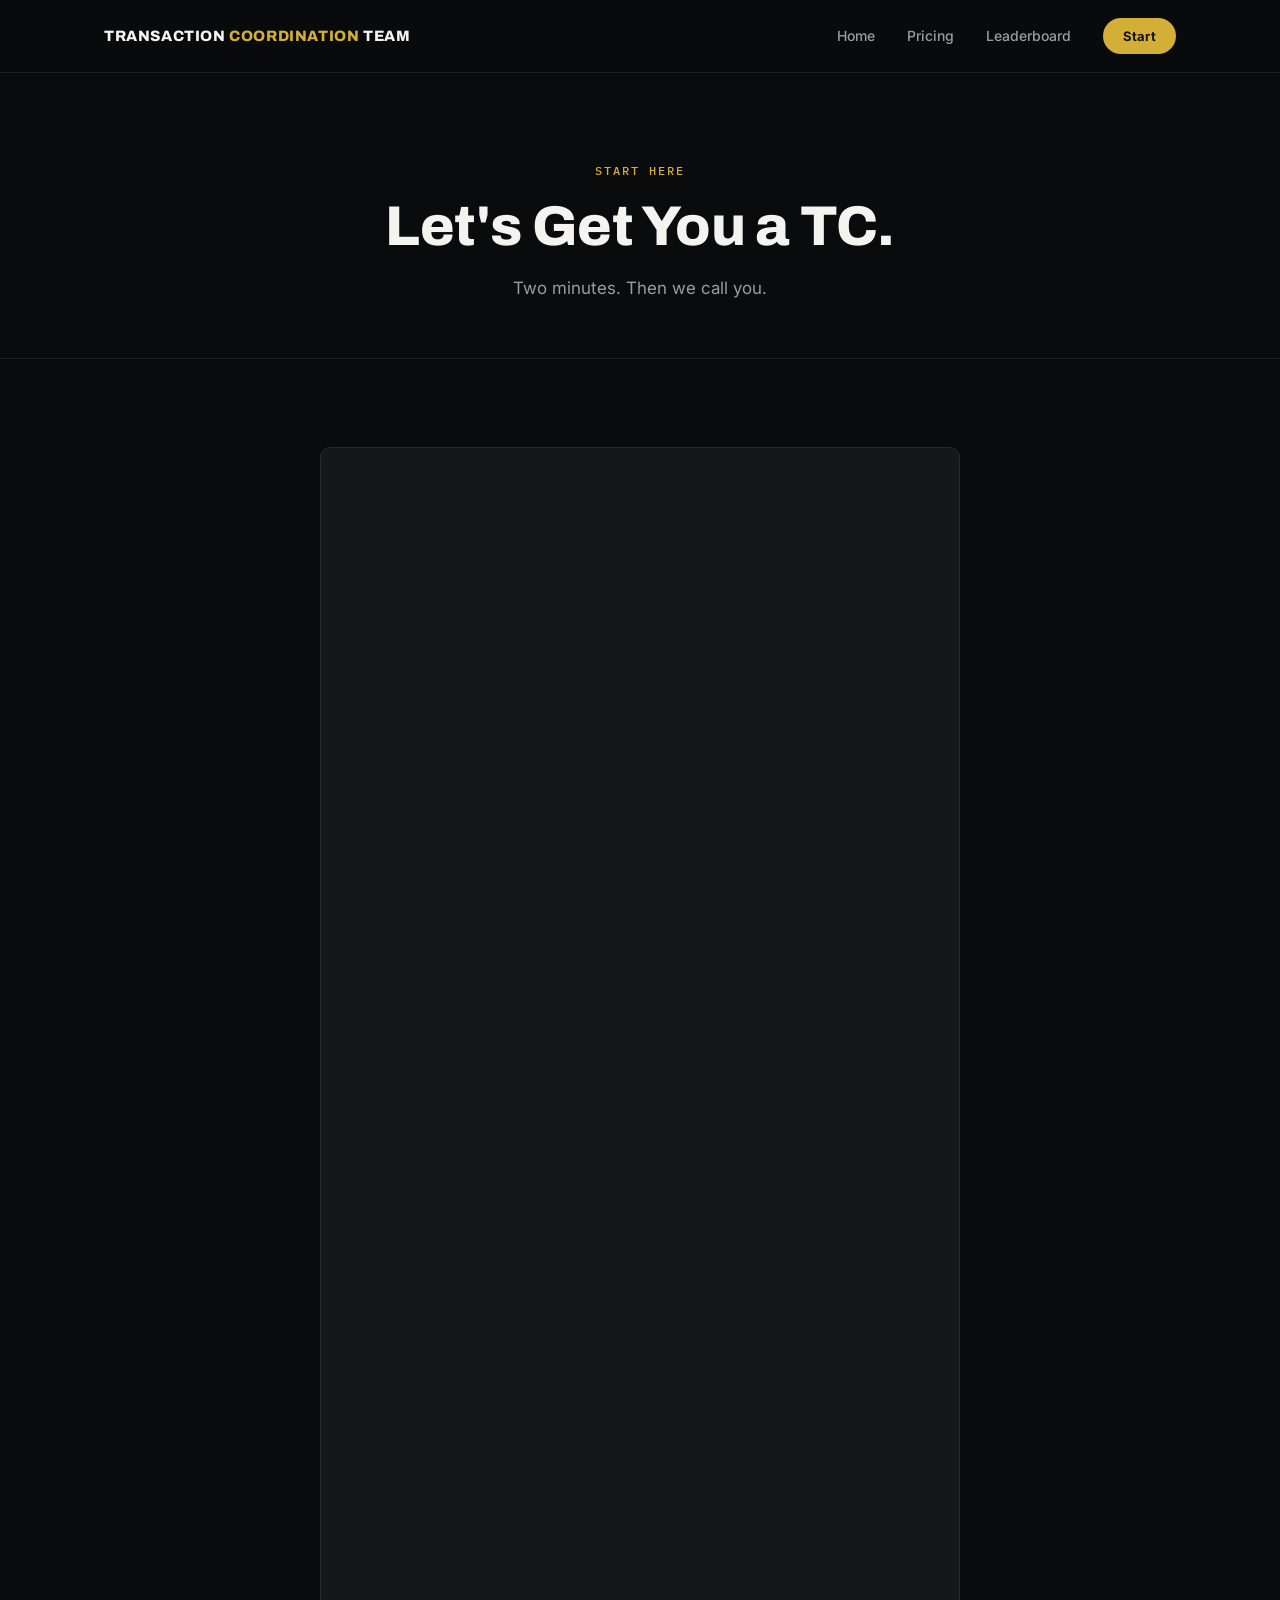
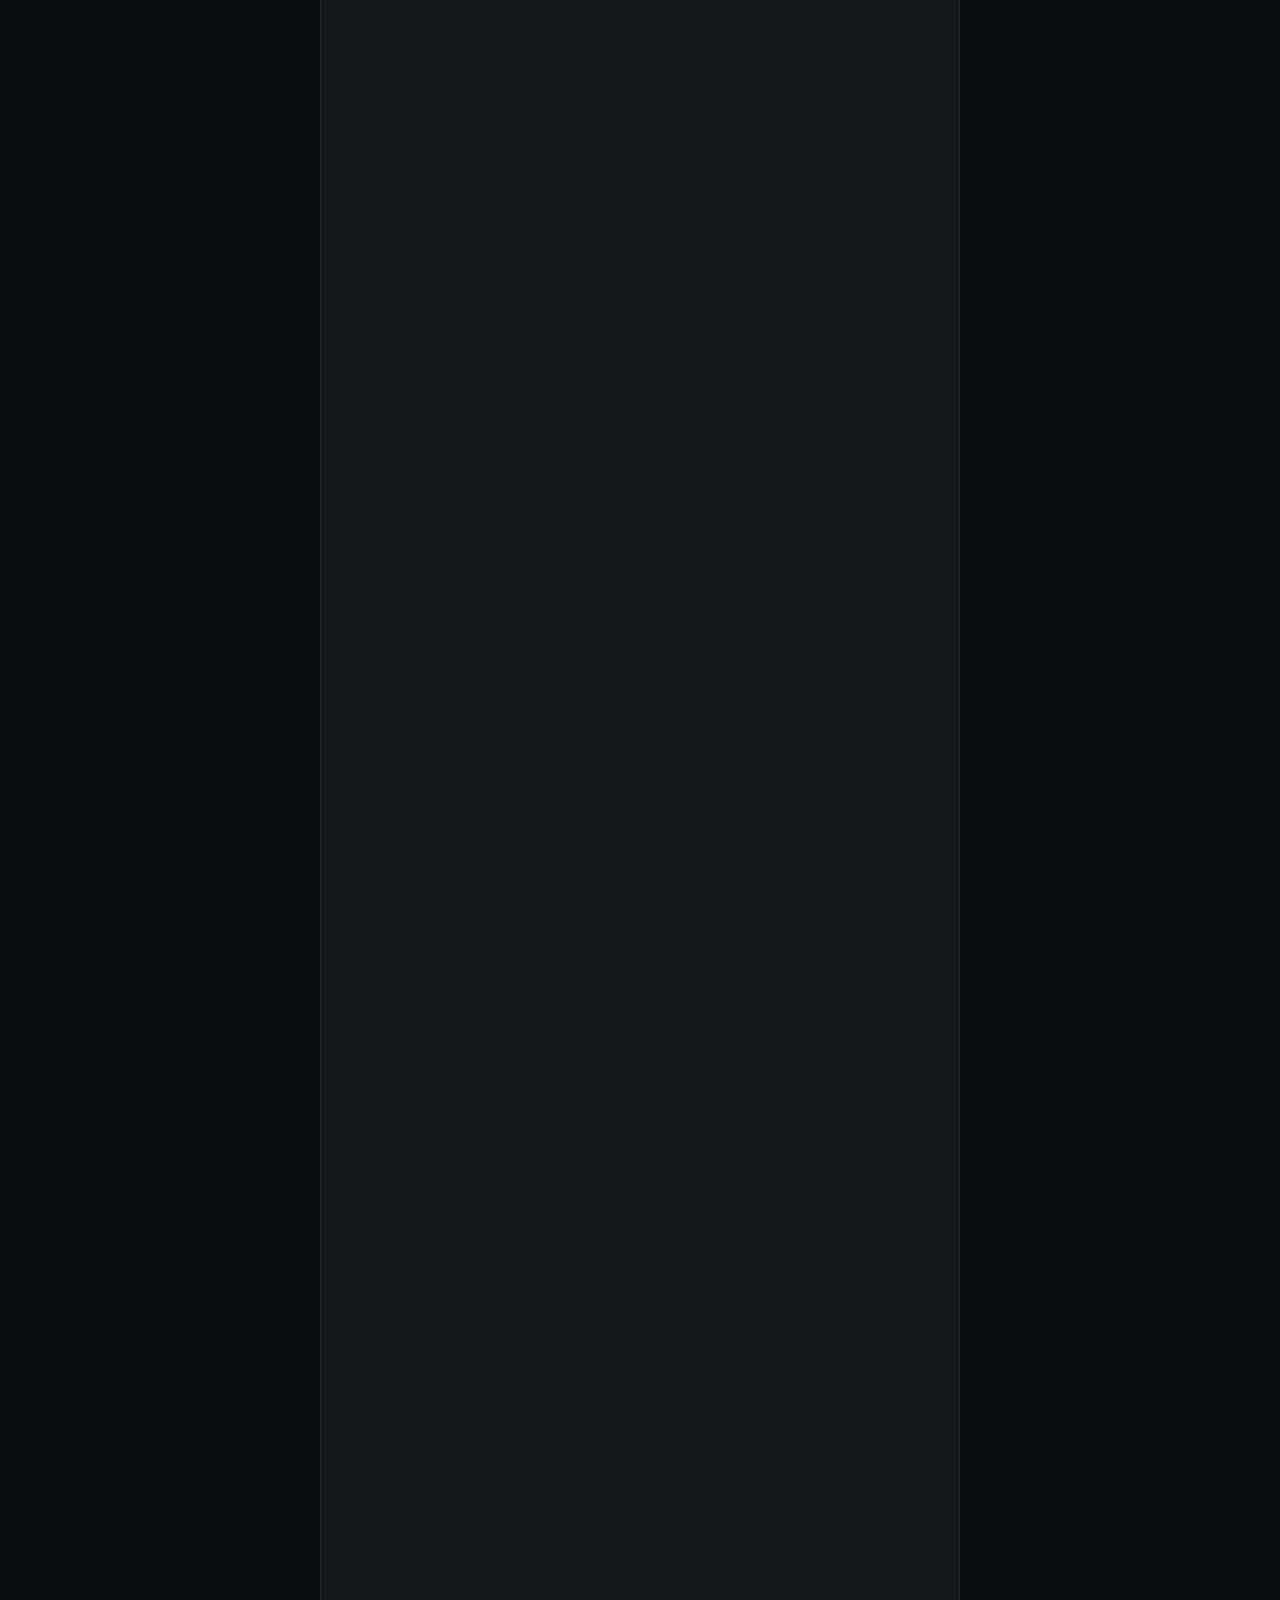
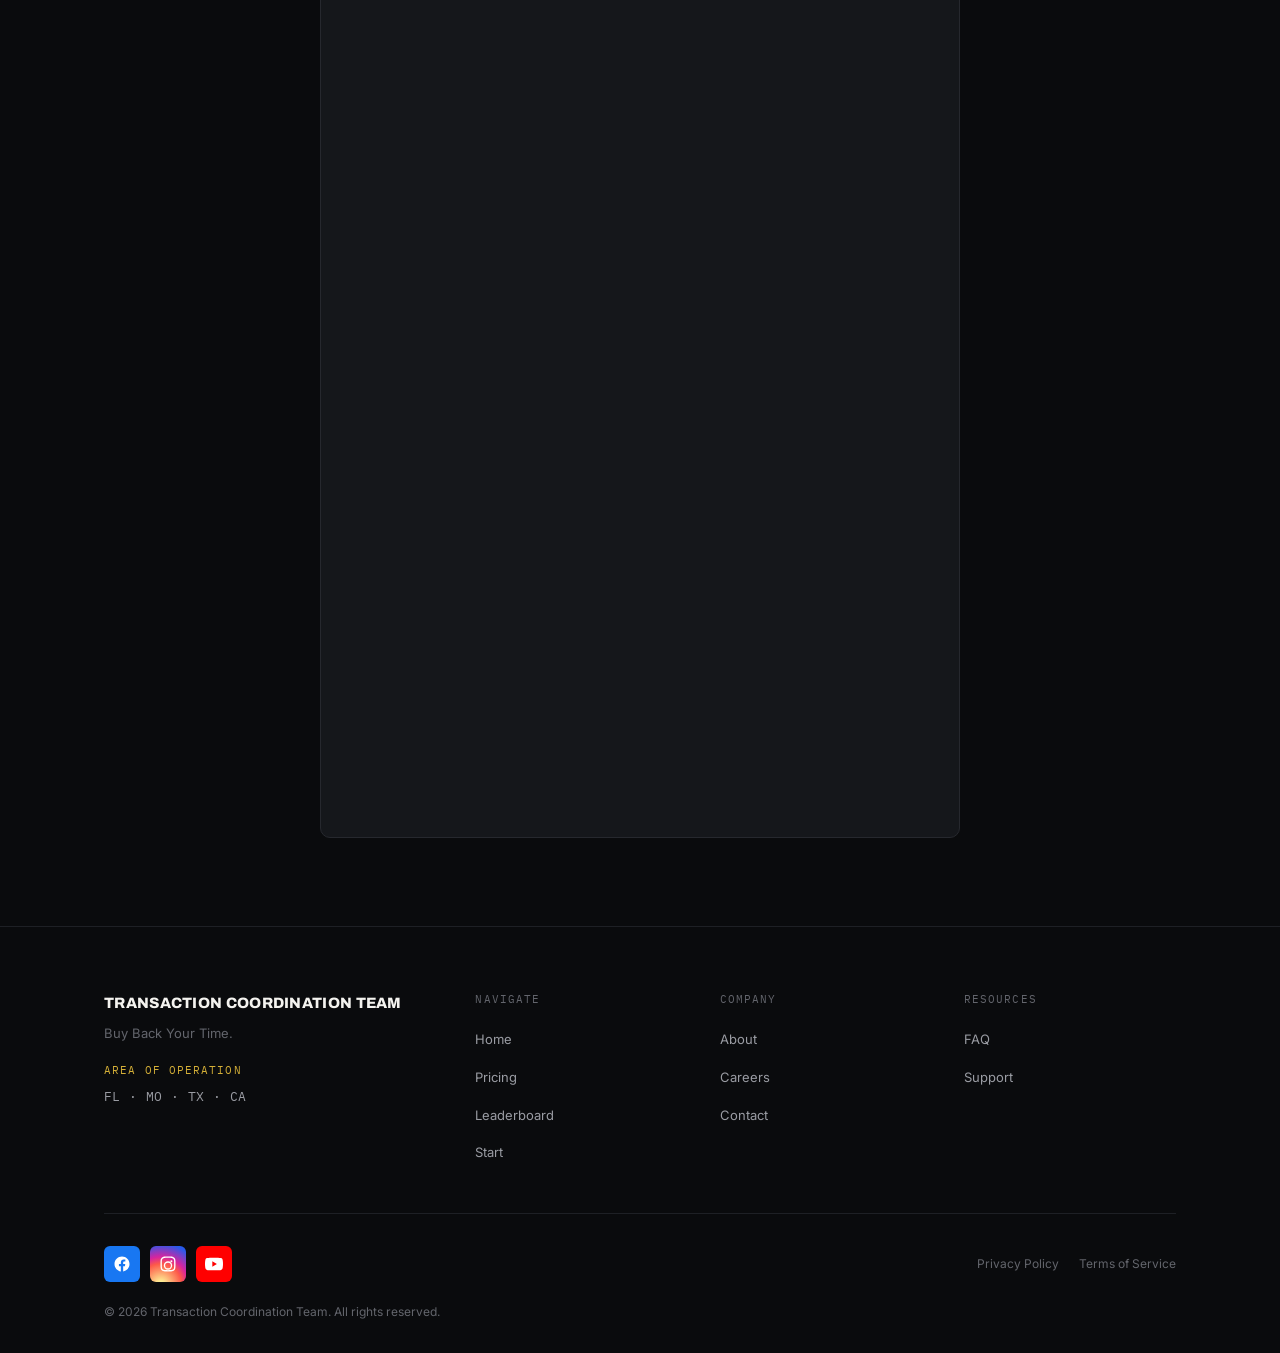
<file: intake.html>
<!DOCTYPE html>
<html lang="en">
<head>
<meta charset="UTF-8" />
<meta name="viewport" content="width=device-width, initial-scale=1.0" />
<title>Get Started — Transaction Coordination Team</title>
<meta name="description" content="Tell us about your business and we'll follow up. Two minutes, then we call you." />

<link rel="preconnect" href="https://fonts.googleapis.com">
<link rel="preconnect" href="https://fonts.gstatic.com" crossorigin>
<link href="https://fonts.googleapis.com/css2?family=Archivo:wght@800;900&family=Inter:wght@400;500;600;700&family=IBM+Plex+Mono:wght@500;600&display=swap" rel="stylesheet">

<link rel="stylesheet" href="css/style.css" />
</head>
<body>

<nav class="site-nav">
  <div class="container">
    <a href="index.html" class="wordmark">Transaction <span>Coordination</span> Team</a>
    <ul class="nav-links">
      <li><a href="index.html">Home</a></li>
      <li><a href="pricing.html">Pricing</a></li>
      <li><a href="leaderboard.html">Leaderboard</a></li>
      <li><a href="intake.html" class="nav-cta" aria-current="page">Start</a></li>
    </ul>
  </div>
</nav>

<header class="page-header">
  <div class="container">
    <span class="eyebrow">Start Here</span>
    <h1>Let's Get You a TC.</h1>
    <p class="subhead">Two minutes. Then we call you.</p>
  </div>
</header>

<section>
  <div class="container">
    <div class="form-panel reveal">

      <!-- ============================================================
           GOOGLE FORM — connected.
           Fields (in order): Name, Email, Phone, Brokerage, Primary
           State, Annual Closings (1–12 / 13–24 / 25–40 / 41–60 / 60+),
           Current Need (Need a TC now / Considering a TC / Switching
           TCs / Just learning), Anything we should know? (optional).

           To point this at a different form later: go to that form in
           Google Forms > Send > the "<>" embed icon > copy the new
           src URL and swap it in below.
         ============================================================ -->

      <iframe class="gform-frame" src="https://docs.google.com/forms/d/e/1FAIpQLSdyMTttTWVKJ68Rd9pyVQLYWm5492jUr5rj_d45HIcFi8Qiig/viewform?embedded=true" width="100%" height="3485" frameborder="0" marginheight="0" marginwidth="0">Loading…</iframe>

    </div>
  </div>
</section>

<footer class="site-footer">
  <div class="container">
    <div class="footer-top">
      <div class="footer-brand-col">
        <p class="footer-brand">Transaction Coordination Team</p>
        <p class="footer-tagline">Buy Back Your Time.</p>
        <p class="footer-ao-label">Area of Operation</p>
        <p class="footer-ao-value">FL · MO · TX · CA</p>
      </div>
      <div class="footer-col">
        <span class="footer-col-title">Navigate</span>
        <ul class="footer-links">
          <li><a href="index.html">Home</a></li>
          <li><a href="pricing.html">Pricing</a></li>
          <li><a href="leaderboard.html">Leaderboard</a></li>
          <li><a href="intake.html">Start</a></li>
        </ul>
      </div>
      <div class="footer-col">
        <span class="footer-col-title">Company</span>
        <ul class="footer-links">
          <li><a href="about.html">About</a></li>
          <li><a href="careers.html">Careers</a></li>
          <li><a href="contact.html">Contact</a></li>
        </ul>
      </div>
      <div class="footer-col">
        <span class="footer-col-title">Resources</span>
        <ul class="footer-links">
          <li><a href="faq.html">FAQ</a></li>
          <li><a href="contact.html">Support</a></li>
        </ul>
      </div>
    </div>
    <div class="footer-bottom">
      <div class="footer-social">
        <a href="still-building.html" aria-label="Facebook" class="social-icon fb">
          <svg viewBox="0 0 24 24" width="18" height="18" fill="currentColor" aria-hidden="true"><path d="M22 12.06C22 6.51 17.52 2 12 2S2 6.51 2 12.06c0 5.02 3.66 9.18 8.44 9.94v-7.03H7.9v-2.91h2.54V9.85c0-2.51 1.49-3.9 3.77-3.9 1.09 0 2.24.2 2.24.2v2.46h-1.26c-1.24 0-1.63.77-1.63 1.56v1.87h2.78l-.44 2.91h-2.34v7.03C18.34 21.24 22 17.08 22 12.06z"/></svg>
        </a>
        <a href="still-building.html" aria-label="Instagram" class="social-icon ig">
          <svg viewBox="0 0 24 24" width="18" height="18" fill="currentColor" aria-hidden="true"><path d="M12 2c2.72 0 3.06.01 4.12.06 1.07.05 1.79.22 2.43.46.66.26 1.21.6 1.77 1.15.5.5.9 1.1 1.15 1.77.24.64.42 1.36.46 2.43.05 1.06.06 1.4.06 4.12s-.01 3.06-.06 4.12c-.05 1.07-.22 1.79-.46 2.43a4.9 4.9 0 0 1-1.15 1.77 4.9 4.9 0 0 1-1.77 1.15c-.64.24-1.36.42-2.43.46-1.06.05-1.4.06-4.12.06s-3.06-.01-4.12-.06c-1.07-.05-1.79-.22-2.43-.46a4.9 4.9 0 0 1-1.77-1.15 4.9 4.9 0 0 1-1.15-1.77c-.24-.64-.42-1.36-.46-2.43C2.01 15.06 2 14.72 2 12s.01-3.06.06-4.12c.05-1.07.22-1.79.46-2.43.26-.66.6-1.21 1.15-1.77.5-.5 1.1-.9 1.77-1.15.64-.24 1.36-.42 2.43-.46C8.94 2.01 9.28 2 12 2zm0 1.8c-2.67 0-2.99.01-4.04.06-.98.04-1.5.21-1.86.34-.47.18-.8.4-1.15.75s-.57.68-.75 1.15c-.13.36-.3.88-.34 1.86-.05 1.05-.06 1.37-.06 4.04s.01 2.99.06 4.04c.04.98.21 1.5.34 1.86.18.47.4.8.75 1.15s.68.57 1.15.75c.36.13.88.3 1.86.34 1.05.05 1.37.06 4.04.06s2.99-.01 4.04-.06c.98-.04 1.5-.21 1.86-.34.47-.18.8-.4 1.15-.75s.57-.68.75-1.15c.13-.36.3-.88.34-1.86.05-1.05.06-1.37.06-4.04s-.01-2.99-.06-4.04c-.04-.98-.21-1.5-.34-1.86a3.1 3.1 0 0 0-.75-1.15 3.1 3.1 0 0 0-1.15-.75c-.36-.13-.88-.3-1.86-.34C14.99 3.81 14.67 3.8 12 3.8zm0 4.6a5.6 5.6 0 1 1 0 11.2 5.6 5.6 0 0 1 0-11.2zm0 1.8a3.8 3.8 0 1 0 0 7.6 3.8 3.8 0 0 0 0-7.6zm5.85-2.01a1.31 1.31 0 1 1-2.62 0 1.31 1.31 0 0 1 2.62 0z"/></svg>
        </a>
        <a href="still-building.html" aria-label="YouTube" class="social-icon yt">
          <svg viewBox="0 0 24 24" width="18" height="18" fill="currentColor" aria-hidden="true"><path d="M23.5 6.19a3.02 3.02 0 0 0-2.12-2.13C19.51 3.55 12 3.55 12 3.55s-7.51 0-9.38.51A3.02 3.02 0 0 0 .5 6.19 31.6 31.6 0 0 0 0 12a31.6 31.6 0 0 0 .5 5.81 3.02 3.02 0 0 0 2.12 2.13c1.87.51 9.38.51 9.38.51s7.51 0 9.38-.51a3.02 3.02 0 0 0 2.12-2.13A31.6 31.6 0 0 0 24 12a31.6 31.6 0 0 0-.5-5.81zM9.75 15.57V8.43L15.82 12l-6.07 3.57z"/></svg>
        </a>
      </div>
      <div class="footer-legal">
        <a href="still-building.html">Privacy Policy</a>
        <a href="still-building.html">Terms of Service</a>
      </div>
      <p class="footer-copyright">© 2026 Transaction Coordination Team. All rights reserved.</p>
    </div>
  </div>
</footer>

<script src="js/main.js"></script>
</body>
</html>
</file>
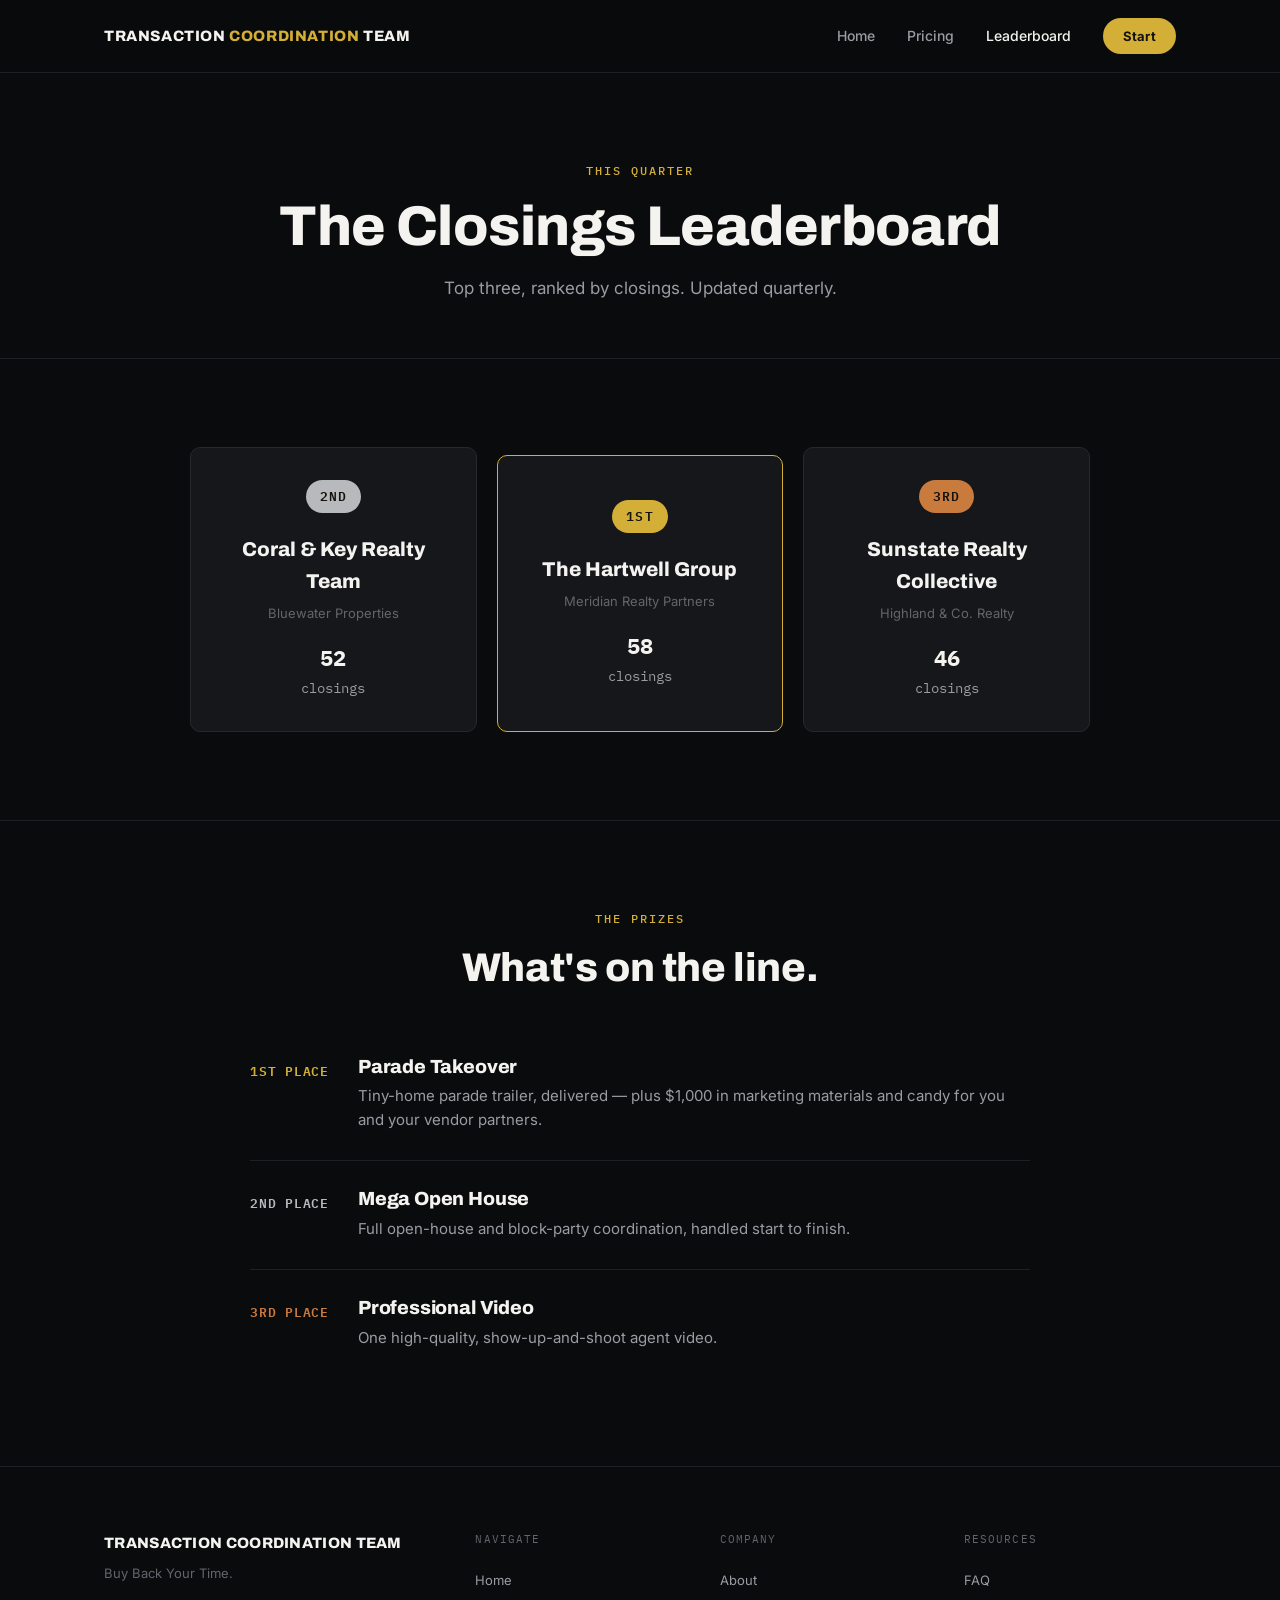
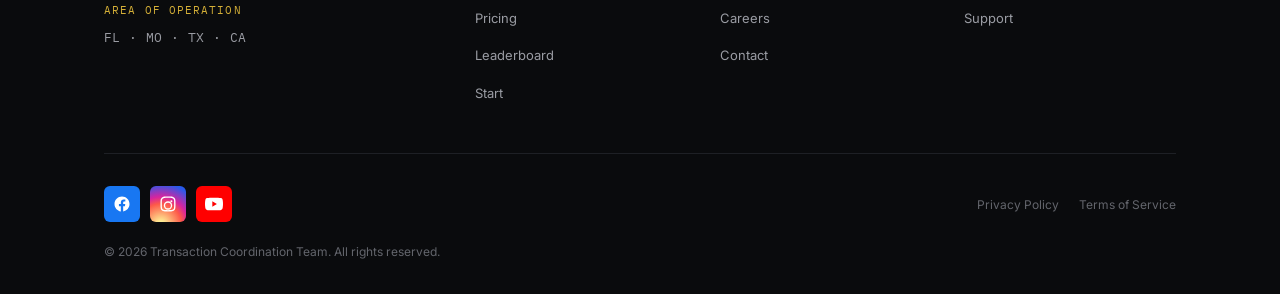
<file: leaderboard.html>
<!DOCTYPE html>
<html lang="en">
<head>
<meta charset="UTF-8" />
<meta name="viewport" content="width=device-width, initial-scale=1.0" />
<title>Leaderboard — Transaction Coordination Team</title>
<meta name="description" content="This quarter's top performers by closings, and the prizes on the line." />

<link rel="preconnect" href="https://fonts.googleapis.com">
<link rel="preconnect" href="https://fonts.gstatic.com" crossorigin>
<link href="https://fonts.googleapis.com/css2?family=Archivo:wght@800;900&family=Inter:wght@400;500;600;700&family=IBM+Plex+Mono:wght@500;600&display=swap" rel="stylesheet">

<link rel="stylesheet" href="css/style.css" />
</head>
<body>

<nav class="site-nav">
  <div class="container">
    <a href="index.html" class="wordmark">Transaction <span>Coordination</span> Team</a>
    <ul class="nav-links">
      <li><a href="index.html">Home</a></li>
      <li><a href="pricing.html">Pricing</a></li>
      <li><a href="leaderboard.html" aria-current="page">Leaderboard</a></li>
      <li><a href="intake.html" class="nav-cta">Start</a></li>
    </ul>
  </div>
</nav>

<header class="page-header">
  <div class="container">
    <span class="eyebrow">This Quarter</span>
    <h1>The Closings Leaderboard</h1>
    <p class="subhead">Top three, ranked by closings. Updated quarterly.</p>
  </div>
</header>

<section class="reveal">
  <div class="container">

    <!-- ============================================================
         PLACEHOLDER STANDINGS — fictional team/brokerage names for
         layout purposes. Replace names and counts each quarter.
         ============================================================ -->
    <div class="podium">
      <div class="podium-slot rank-2">
        <span class="rank-badge">2ND</span>
        <div class="agent-name">Coral &amp; Key Realty Team</div>
        <div class="brokerage">Bluewater Properties</div>
        <div class="closing-count"><strong>52 </strong>closings</div>
      </div>
      <div class="podium-slot rank-1">
        <span class="rank-badge">1ST</span>
        <div class="agent-name">The Hartwell Group</div>
        <div class="brokerage">Meridian Realty Partners</div>
        <div class="closing-count"><strong>58 </strong>closings</div>
      </div>
      <div class="podium-slot rank-3">
        <span class="rank-badge">3RD</span>
        <div class="agent-name">Sunstate Realty Collective</div>
        <div class="brokerage">Highland &amp; Co. Realty</div>
        <div class="closing-count"><strong>46 </strong>closings</div>
      </div>
    </div>

  </div>
</section>

<section class="section-border reveal">
  <div class="container">
    <div style="text-align:center; margin-bottom: 40px;">
      <span class="eyebrow">The Prizes</span>
      <h2 style="font-size: clamp(28px, 4vw, 40px);">What's on the line.</h2>
    </div>

    <div class="prize-legend">
      <div class="prize-row">
        <span class="prize-rank gold">1ST PLACE</span>
        <div class="prize-body">
          <h3>Parade Takeover</h3>
          <p>Tiny-home parade trailer, delivered — plus $1,000 in marketing materials and candy for you and your vendor partners.</p>
        </div>
      </div>
      <div class="prize-row">
        <span class="prize-rank silver">2ND PLACE</span>
        <div class="prize-body">
          <h3>Mega Open House</h3>
          <p>Full open-house and block-party coordination, handled start to finish.</p>
        </div>
      </div>
      <div class="prize-row">
        <span class="prize-rank bronze">3RD PLACE</span>
        <div class="prize-body">
          <h3>Professional Video</h3>
          <p>One high-quality, show-up-and-shoot agent video.</p>
        </div>
      </div>
    </div>
  </div>
</section>

<footer class="site-footer">
  <div class="container">
    <div class="footer-top">
      <div class="footer-brand-col">
        <p class="footer-brand">Transaction Coordination Team</p>
        <p class="footer-tagline">Buy Back Your Time.</p>
        <p class="footer-ao-label">Area of Operation</p>
        <p class="footer-ao-value">FL · MO · TX · CA</p>
      </div>
      <div class="footer-col">
        <span class="footer-col-title">Navigate</span>
        <ul class="footer-links">
          <li><a href="index.html">Home</a></li>
          <li><a href="pricing.html">Pricing</a></li>
          <li><a href="leaderboard.html">Leaderboard</a></li>
          <li><a href="intake.html">Start</a></li>
        </ul>
      </div>
      <div class="footer-col">
        <span class="footer-col-title">Company</span>
        <ul class="footer-links">
          <li><a href="about.html">About</a></li>
          <li><a href="careers.html">Careers</a></li>
          <li><a href="contact.html">Contact</a></li>
        </ul>
      </div>
      <div class="footer-col">
        <span class="footer-col-title">Resources</span>
        <ul class="footer-links">
          <li><a href="faq.html">FAQ</a></li>
          <li><a href="contact.html">Support</a></li>
        </ul>
      </div>
    </div>
    <div class="footer-bottom">
      <div class="footer-social">
        <a href="still-building.html" aria-label="Facebook" class="social-icon fb">
          <svg viewBox="0 0 24 24" width="18" height="18" fill="currentColor" aria-hidden="true"><path d="M22 12.06C22 6.51 17.52 2 12 2S2 6.51 2 12.06c0 5.02 3.66 9.18 8.44 9.94v-7.03H7.9v-2.91h2.54V9.85c0-2.51 1.49-3.9 3.77-3.9 1.09 0 2.24.2 2.24.2v2.46h-1.26c-1.24 0-1.63.77-1.63 1.56v1.87h2.78l-.44 2.91h-2.34v7.03C18.34 21.24 22 17.08 22 12.06z"/></svg>
        </a>
        <a href="still-building.html" aria-label="Instagram" class="social-icon ig">
          <svg viewBox="0 0 24 24" width="18" height="18" fill="currentColor" aria-hidden="true"><path d="M12 2c2.72 0 3.06.01 4.12.06 1.07.05 1.79.22 2.43.46.66.26 1.21.6 1.77 1.15.5.5.9 1.1 1.15 1.77.24.64.42 1.36.46 2.43.05 1.06.06 1.4.06 4.12s-.01 3.06-.06 4.12c-.05 1.07-.22 1.79-.46 2.43a4.9 4.9 0 0 1-1.15 1.77 4.9 4.9 0 0 1-1.77 1.15c-.64.24-1.36.42-2.43.46-1.06.05-1.4.06-4.12.06s-3.06-.01-4.12-.06c-1.07-.05-1.79-.22-2.43-.46a4.9 4.9 0 0 1-1.77-1.15 4.9 4.9 0 0 1-1.15-1.77c-.24-.64-.42-1.36-.46-2.43C2.01 15.06 2 14.72 2 12s.01-3.06.06-4.12c.05-1.07.22-1.79.46-2.43.26-.66.6-1.21 1.15-1.77.5-.5 1.1-.9 1.77-1.15.64-.24 1.36-.42 2.43-.46C8.94 2.01 9.28 2 12 2zm0 1.8c-2.67 0-2.99.01-4.04.06-.98.04-1.5.21-1.86.34-.47.18-.8.4-1.15.75s-.57.68-.75 1.15c-.13.36-.3.88-.34 1.86-.05 1.05-.06 1.37-.06 4.04s.01 2.99.06 4.04c.04.98.21 1.5.34 1.86.18.47.4.8.75 1.15s.68.57 1.15.75c.36.13.88.3 1.86.34 1.05.05 1.37.06 4.04.06s2.99-.01 4.04-.06c.98-.04 1.5-.21 1.86-.34.47-.18.8-.4 1.15-.75s.57-.68.75-1.15c.13-.36.3-.88.34-1.86.05-1.05.06-1.37.06-4.04s-.01-2.99-.06-4.04c-.04-.98-.21-1.5-.34-1.86a3.1 3.1 0 0 0-.75-1.15 3.1 3.1 0 0 0-1.15-.75c-.36-.13-.88-.3-1.86-.34C14.99 3.81 14.67 3.8 12 3.8zm0 4.6a5.6 5.6 0 1 1 0 11.2 5.6 5.6 0 0 1 0-11.2zm0 1.8a3.8 3.8 0 1 0 0 7.6 3.8 3.8 0 0 0 0-7.6zm5.85-2.01a1.31 1.31 0 1 1-2.62 0 1.31 1.31 0 0 1 2.62 0z"/></svg>
        </a>
        <a href="still-building.html" aria-label="YouTube" class="social-icon yt">
          <svg viewBox="0 0 24 24" width="18" height="18" fill="currentColor" aria-hidden="true"><path d="M23.5 6.19a3.02 3.02 0 0 0-2.12-2.13C19.51 3.55 12 3.55 12 3.55s-7.51 0-9.38.51A3.02 3.02 0 0 0 .5 6.19 31.6 31.6 0 0 0 0 12a31.6 31.6 0 0 0 .5 5.81 3.02 3.02 0 0 0 2.12 2.13c1.87.51 9.38.51 9.38.51s7.51 0 9.38-.51a3.02 3.02 0 0 0 2.12-2.13A31.6 31.6 0 0 0 24 12a31.6 31.6 0 0 0-.5-5.81zM9.75 15.57V8.43L15.82 12l-6.07 3.57z"/></svg>
        </a>
      </div>
      <div class="footer-legal">
        <a href="still-building.html">Privacy Policy</a>
        <a href="still-building.html">Terms of Service</a>
      </div>
      <p class="footer-copyright">© 2026 Transaction Coordination Team. All rights reserved.</p>
    </div>
  </div>
</footer>

<script src="js/main.js"></script>
</body>
</html>
</file>
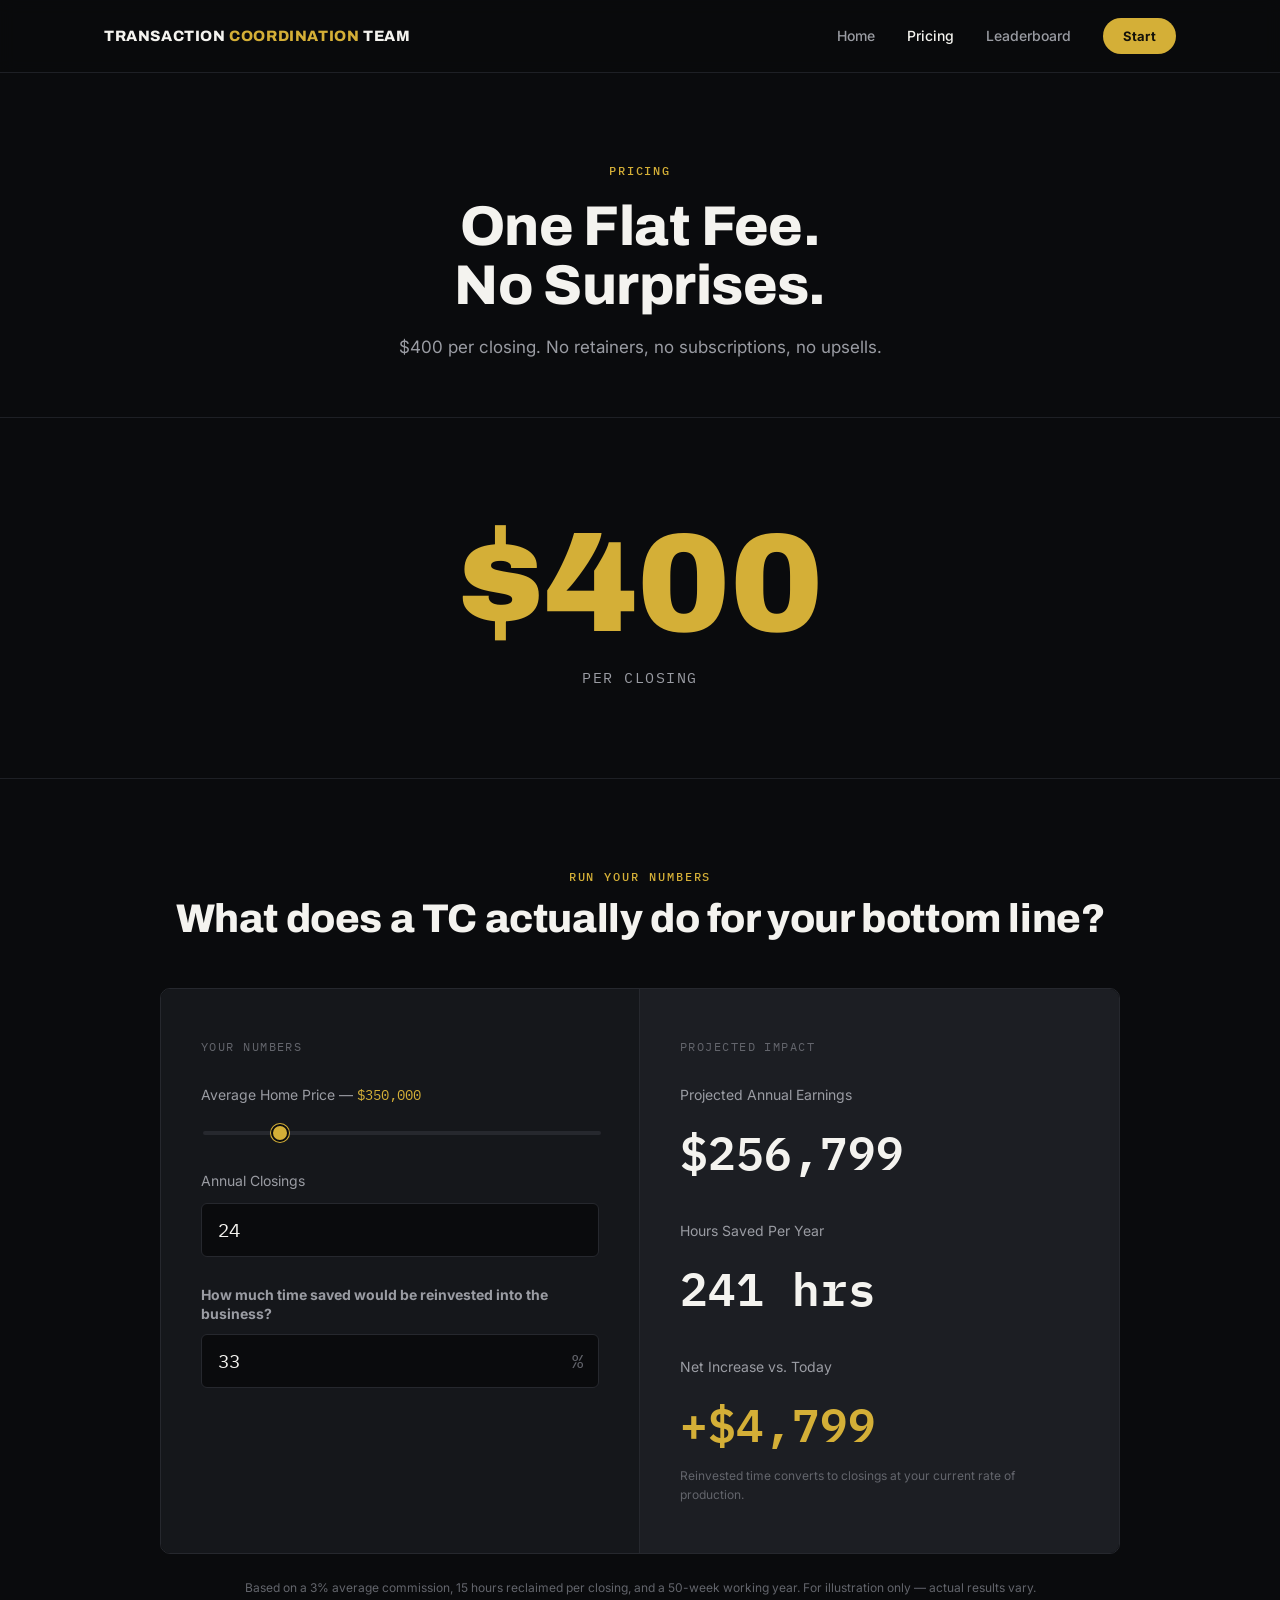
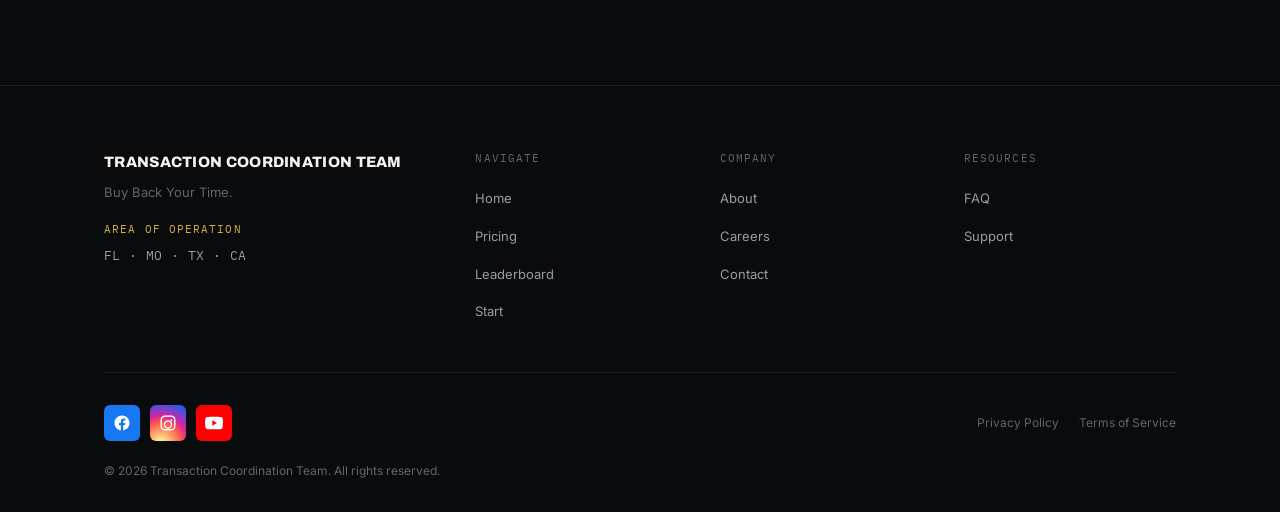
<file: pricing.html>
<!DOCTYPE html>
<html lang="en">
<head>
<meta charset="UTF-8" />
<meta name="viewport" content="width=device-width, initial-scale=1.0" />
<title>Pricing — Transaction Coordination Team</title>
<meta name="description" content="$400 per closing. Flat fee, no retainers. Run your own numbers with the ROI calculator." />

<link rel="preconnect" href="https://fonts.googleapis.com">
<link rel="preconnect" href="https://fonts.gstatic.com" crossorigin>
<link href="https://fonts.googleapis.com/css2?family=Archivo:wght@800;900&family=Inter:wght@400;500;600;700&family=IBM+Plex+Mono:wght@500;600&display=swap" rel="stylesheet">

<link rel="stylesheet" href="css/style.css" />
</head>
<body>

<nav class="site-nav">
  <div class="container">
    <a href="index.html" class="wordmark">Transaction <span>Coordination</span> Team</a>
    <ul class="nav-links">
      <li><a href="index.html">Home</a></li>
      <li><a href="pricing.html" aria-current="page">Pricing</a></li>
      <li><a href="leaderboard.html">Leaderboard</a></li>
      <li><a href="intake.html" class="nav-cta">Start</a></li>
    </ul>
  </div>
</nav>

<header class="page-header">
  <div class="container">
    <span class="eyebrow">Pricing</span>
    <h1>One Flat Fee.<br>No Surprises.</h1>
    <p class="subhead">$400 per closing. No retainers, no subscriptions, no upsells.</p>
  </div>
</header>

<section class="reveal">
  <div class="container">
    <div class="price-statement">
      <div class="big-price">$400</div>
      <span class="unit">Per Closing</span>
    </div>
  </div>
</section>

<section class="section-border reveal">
  <div class="container">
    <div style="text-align:center; margin-bottom: 48px;">
      <span class="eyebrow" style="margin-bottom:12px;">Run Your Numbers</span>
      <h2 style="font-size: clamp(28px, 4vw, 40px);">What does a TC actually do for your bottom line?</h2>
    </div>

    <form id="roiCalculator" class="calculator" onsubmit="return false;">
      <div class="calc-inputs">
        <span class="calc-title">Your Numbers</span>

        <div class="field">
          <label for="homePrice">Average Home Price — <span class="field-value" id="homePriceValue">$350,000</span></label>
          <input type="range" id="homePrice" min="100000" max="1500000" step="5000" value="350000" />
        </div>

        <div class="field">
          <label for="annualClosings">Annual Closings</label>
          <input type="number" id="annualClosings" min="0" step="1" value="24" inputmode="numeric" />
        </div>

        <div class="field">
          <label class="field-question" for="reinvestPct">How much time saved would be reinvested into the business?</label>
          <div class="suffix-wrap">
            <input type="number" id="reinvestPct" min="0" max="100" step="1" value="33" inputmode="numeric" />
            <span class="suffix">%</span>
          </div>
        </div>
      </div>

      <div class="calc-outputs">
        <span class="calc-title">Projected Impact</span>

        <div class="readout">
          <div class="label">Projected Annual Earnings</div>
          <div class="value" id="outProjectedEarnings">$0</div>
        </div>

        <div class="readout">
          <div class="label">Hours Saved Per Year</div>
          <div class="value" id="outYearlyHours">0 hrs</div>
        </div>

        <div class="readout">
          <div class="label">Net Increase vs. Today</div>
          <div class="value" id="outNetIncrease">$0</div>
          <div class="note">Reinvested time converts to closings at your current rate of production.</div>
        </div>
      </div>
    </form>

    <p class="calc-disclaimer">Based on a 3% average commission, 15 hours reclaimed per closing, and a 50-week working year. For illustration only — actual results vary.</p>
  </div>
</section>

<footer class="site-footer">
  <div class="container">
    <div class="footer-top">
      <div class="footer-brand-col">
        <p class="footer-brand">Transaction Coordination Team</p>
        <p class="footer-tagline">Buy Back Your Time.</p>
        <p class="footer-ao-label">Area of Operation</p>
        <p class="footer-ao-value">FL · MO · TX · CA</p>
      </div>
      <div class="footer-col">
        <span class="footer-col-title">Navigate</span>
        <ul class="footer-links">
          <li><a href="index.html">Home</a></li>
          <li><a href="pricing.html">Pricing</a></li>
          <li><a href="leaderboard.html">Leaderboard</a></li>
          <li><a href="intake.html">Start</a></li>
        </ul>
      </div>
      <div class="footer-col">
        <span class="footer-col-title">Company</span>
        <ul class="footer-links">
          <li><a href="about.html">About</a></li>
          <li><a href="careers.html">Careers</a></li>
          <li><a href="contact.html">Contact</a></li>
        </ul>
      </div>
      <div class="footer-col">
        <span class="footer-col-title">Resources</span>
        <ul class="footer-links">
          <li><a href="faq.html">FAQ</a></li>
          <li><a href="contact.html">Support</a></li>
        </ul>
      </div>
    </div>
    <div class="footer-bottom">
      <div class="footer-social">
        <a href="still-building.html" aria-label="Facebook" class="social-icon fb">
          <svg viewBox="0 0 24 24" width="18" height="18" fill="currentColor" aria-hidden="true"><path d="M22 12.06C22 6.51 17.52 2 12 2S2 6.51 2 12.06c0 5.02 3.66 9.18 8.44 9.94v-7.03H7.9v-2.91h2.54V9.85c0-2.51 1.49-3.9 3.77-3.9 1.09 0 2.24.2 2.24.2v2.46h-1.26c-1.24 0-1.63.77-1.63 1.56v1.87h2.78l-.44 2.91h-2.34v7.03C18.34 21.24 22 17.08 22 12.06z"/></svg>
        </a>
        <a href="still-building.html" aria-label="Instagram" class="social-icon ig">
          <svg viewBox="0 0 24 24" width="18" height="18" fill="currentColor" aria-hidden="true"><path d="M12 2c2.72 0 3.06.01 4.12.06 1.07.05 1.79.22 2.43.46.66.26 1.21.6 1.77 1.15.5.5.9 1.1 1.15 1.77.24.64.42 1.36.46 2.43.05 1.06.06 1.4.06 4.12s-.01 3.06-.06 4.12c-.05 1.07-.22 1.79-.46 2.43a4.9 4.9 0 0 1-1.15 1.77 4.9 4.9 0 0 1-1.77 1.15c-.64.24-1.36.42-2.43.46-1.06.05-1.4.06-4.12.06s-3.06-.01-4.12-.06c-1.07-.05-1.79-.22-2.43-.46a4.9 4.9 0 0 1-1.77-1.15 4.9 4.9 0 0 1-1.15-1.77c-.24-.64-.42-1.36-.46-2.43C2.01 15.06 2 14.72 2 12s.01-3.06.06-4.12c.05-1.07.22-1.79.46-2.43.26-.66.6-1.21 1.15-1.77.5-.5 1.1-.9 1.77-1.15.64-.24 1.36-.42 2.43-.46C8.94 2.01 9.28 2 12 2zm0 1.8c-2.67 0-2.99.01-4.04.06-.98.04-1.5.21-1.86.34-.47.18-.8.4-1.15.75s-.57.68-.75 1.15c-.13.36-.3.88-.34 1.86-.05 1.05-.06 1.37-.06 4.04s.01 2.99.06 4.04c.04.98.21 1.5.34 1.86.18.47.4.8.75 1.15s.68.57 1.15.75c.36.13.88.3 1.86.34 1.05.05 1.37.06 4.04.06s2.99-.01 4.04-.06c.98-.04 1.5-.21 1.86-.34.47-.18.8-.4 1.15-.75s.57-.68.75-1.15c.13-.36.3-.88.34-1.86.05-1.05.06-1.37.06-4.04s-.01-2.99-.06-4.04c-.04-.98-.21-1.5-.34-1.86a3.1 3.1 0 0 0-.75-1.15 3.1 3.1 0 0 0-1.15-.75c-.36-.13-.88-.3-1.86-.34C14.99 3.81 14.67 3.8 12 3.8zm0 4.6a5.6 5.6 0 1 1 0 11.2 5.6 5.6 0 0 1 0-11.2zm0 1.8a3.8 3.8 0 1 0 0 7.6 3.8 3.8 0 0 0 0-7.6zm5.85-2.01a1.31 1.31 0 1 1-2.62 0 1.31 1.31 0 0 1 2.62 0z"/></svg>
        </a>
        <a href="still-building.html" aria-label="YouTube" class="social-icon yt">
          <svg viewBox="0 0 24 24" width="18" height="18" fill="currentColor" aria-hidden="true"><path d="M23.5 6.19a3.02 3.02 0 0 0-2.12-2.13C19.51 3.55 12 3.55 12 3.55s-7.51 0-9.38.51A3.02 3.02 0 0 0 .5 6.19 31.6 31.6 0 0 0 0 12a31.6 31.6 0 0 0 .5 5.81 3.02 3.02 0 0 0 2.12 2.13c1.87.51 9.38.51 9.38.51s7.51 0 9.38-.51a3.02 3.02 0 0 0 2.12-2.13A31.6 31.6 0 0 0 24 12a31.6 31.6 0 0 0-.5-5.81zM9.75 15.57V8.43L15.82 12l-6.07 3.57z"/></svg>
        </a>
      </div>
      <div class="footer-legal">
        <a href="still-building.html">Privacy Policy</a>
        <a href="still-building.html">Terms of Service</a>
      </div>
      <p class="footer-copyright">© 2026 Transaction Coordination Team. All rights reserved.</p>
    </div>
  </div>
</footer>

<script src="js/main.js"></script>
<script src="js/calculator.js"></script>
</body>
</html>
</file>
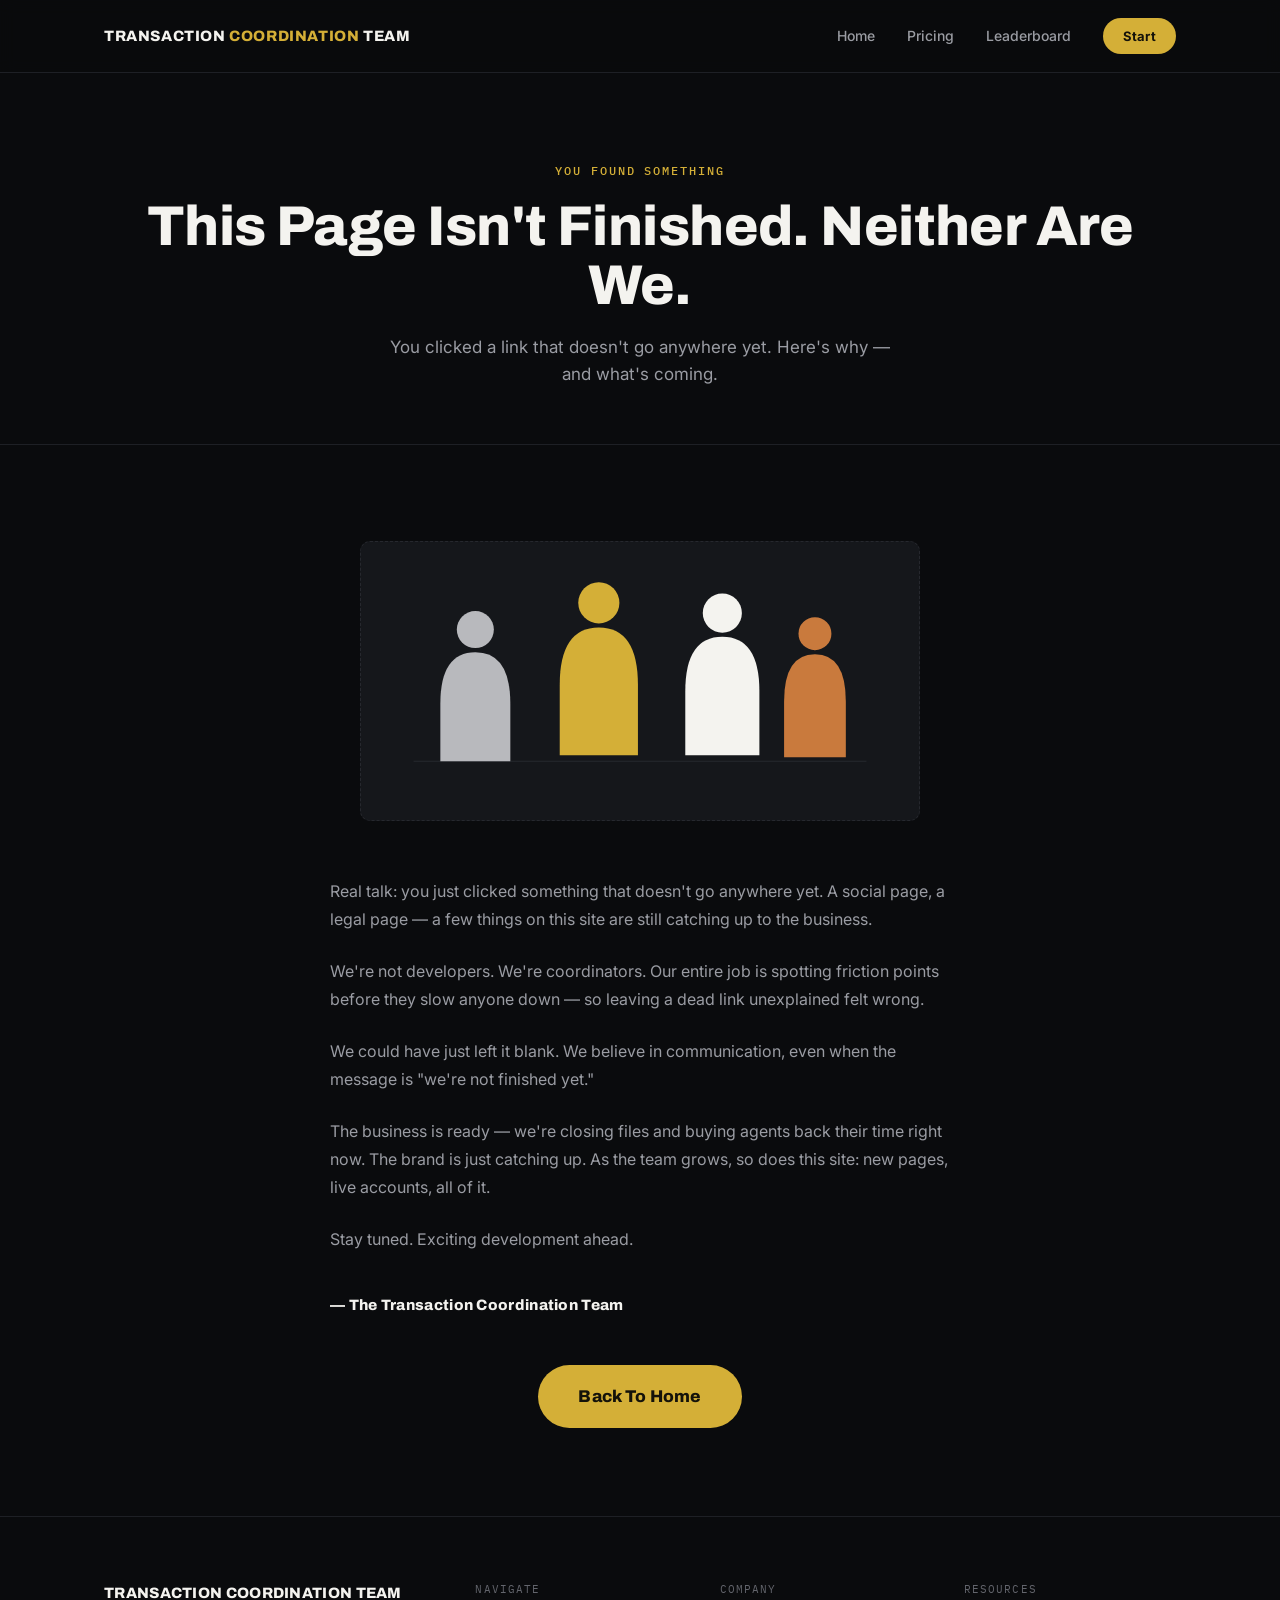
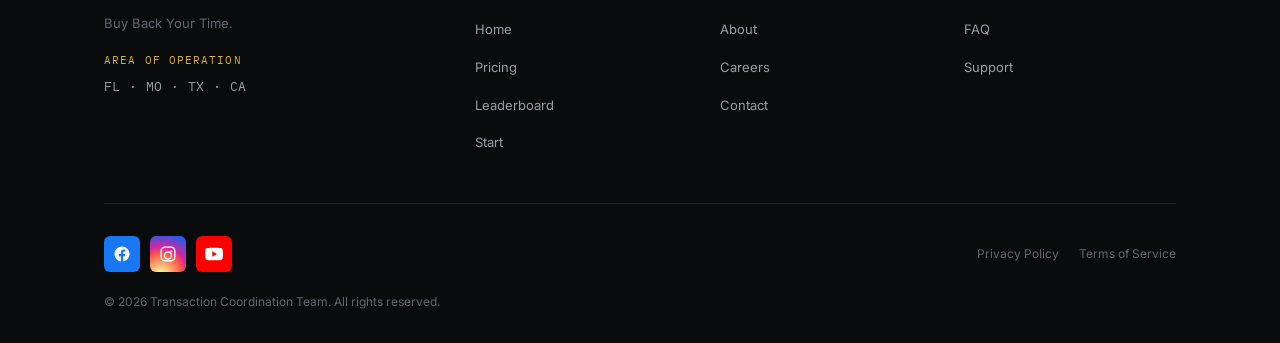
<file: still-building.html>
<!DOCTYPE html>
<html lang="en">
<head>
<meta charset="UTF-8" />
<meta name="viewport" content="width=device-width, initial-scale=1.0" />
<title>Still Building — Transaction Coordination Team</title>
<meta name="description" content="This part of the site isn't finished yet. Here's why, and what's coming." />
<meta name="robots" content="noindex" />

<link rel="preconnect" href="https://fonts.googleapis.com">
<link rel="preconnect" href="https://fonts.gstatic.com" crossorigin>
<link href="https://fonts.googleapis.com/css2?family=Archivo:wght@800;900&family=Inter:wght@400;500;600;700&family=IBM+Plex+Mono:wght@500;600&display=swap" rel="stylesheet">

<link rel="stylesheet" href="css/style.css" />
</head>
<body>

<nav class="site-nav">
  <div class="container">
    <a href="index.html" class="wordmark">Transaction <span>Coordination</span> Team</a>
    <ul class="nav-links">
      <li><a href="index.html">Home</a></li>
      <li><a href="pricing.html">Pricing</a></li>
      <li><a href="leaderboard.html">Leaderboard</a></li>
      <li><a href="intake.html" class="nav-cta">Start</a></li>
    </ul>
  </div>
</nav>

<header class="page-header">
  <div class="container">
    <span class="eyebrow">You Found Something</span>
    <h1>This Page Isn't Finished. Neither Are We.</h1>
    <p class="subhead">You clicked a link that doesn't go anywhere yet. Here's why — and what's coming.</p>
  </div>
</header>

<section class="reveal">
  <div class="container">

    <div class="placeholder-photo-frame">
      <svg viewBox="0 0 480 200" xmlns="http://www.w3.org/2000/svg" role="img" aria-label="Illustrated stand-in for a future team photo">
        <line x1="20" y1="182" x2="460" y2="182" stroke="#26282e" stroke-width="1"/>
        <g transform="translate(80,34)">
          <circle cx="0" cy="20" r="18" fill="#b8b9bd"/>
          <path d="M -34 148 L -34 92 Q -34 42 0 42 Q 34 42 34 92 L 34 148 Z" fill="#b8b9bd"/>
        </g>
        <g transform="translate(200,8)">
          <circle cx="0" cy="20" r="20" fill="#d4af37"/>
          <path d="M -38 168 L -38 100 Q -38 44 0 44 Q 38 44 38 100 L 38 168 Z" fill="#d4af37"/>
        </g>
        <g transform="translate(320,18)">
          <circle cx="0" cy="20" r="19" fill="#f4f3ef"/>
          <path d="M -36 158 L -36 96 Q -36 43 0 43 Q 36 43 36 96 L 36 158 Z" fill="#f4f3ef"/>
        </g>
        <g transform="translate(410,40)">
          <circle cx="0" cy="18" r="16" fill="#c97a3d"/>
          <path d="M -30 138 L -30 84 Q -30 38 0 38 Q 30 38 30 84 L 30 138 Z" fill="#c97a3d"/>
        </g>
      </svg>
    </div>

    <div class="note-copy" style="margin-top: 56px;">
      <p>Real talk: you just clicked something that doesn't go anywhere yet. A social page, a legal page — a few things on this site are still catching up to the business.</p>

      <p>We're not developers. We're coordinators. Our entire job is spotting friction points before they slow anyone down — so leaving a dead link unexplained felt wrong.</p>

      <p>We could have just left it blank. We believe in communication, even when the message is "we're not finished yet."</p>

      <p>The business is ready — we're closing files and buying agents back their time right now. The brand is just catching up. As the team grows, so does this site: new pages, live accounts, all of it.</p>

      <p>Stay tuned. Exciting development ahead.</p>
    </div>

    <p class="note-signoff">— The Transaction Coordination Team</p>

    <div style="text-align:center; margin-top: 48px;">
      <a href="index.html" class="btn btn-primary">Back To Home</a>
    </div>

  </div>
</section>

<footer class="site-footer">
  <div class="container">
    <div class="footer-top">
      <div class="footer-brand-col">
        <p class="footer-brand">Transaction Coordination Team</p>
        <p class="footer-tagline">Buy Back Your Time.</p>
        <p class="footer-ao-label">Area of Operation</p>
        <p class="footer-ao-value">FL · MO · TX · CA</p>
      </div>
      <div class="footer-col">
        <span class="footer-col-title">Navigate</span>
        <ul class="footer-links">
          <li><a href="index.html">Home</a></li>
          <li><a href="pricing.html">Pricing</a></li>
          <li><a href="leaderboard.html">Leaderboard</a></li>
          <li><a href="intake.html">Start</a></li>
        </ul>
      </div>
      <div class="footer-col">
        <span class="footer-col-title">Company</span>
        <ul class="footer-links">
          <li><a href="about.html">About</a></li>
          <li><a href="careers.html">Careers</a></li>
          <li><a href="contact.html">Contact</a></li>
        </ul>
      </div>
      <div class="footer-col">
        <span class="footer-col-title">Resources</span>
        <ul class="footer-links">
          <li><a href="faq.html">FAQ</a></li>
          <li><a href="contact.html">Support</a></li>
        </ul>
      </div>
    </div>
    <div class="footer-bottom">
      <div class="footer-social">
        <a href="still-building.html" aria-label="Facebook" class="social-icon fb">
          <svg viewBox="0 0 24 24" width="18" height="18" fill="currentColor" aria-hidden="true"><path d="M22 12.06C22 6.51 17.52 2 12 2S2 6.51 2 12.06c0 5.02 3.66 9.18 8.44 9.94v-7.03H7.9v-2.91h2.54V9.85c0-2.51 1.49-3.9 3.77-3.9 1.09 0 2.24.2 2.24.2v2.46h-1.26c-1.24 0-1.63.77-1.63 1.56v1.87h2.78l-.44 2.91h-2.34v7.03C18.34 21.24 22 17.08 22 12.06z"/></svg>
        </a>
        <a href="still-building.html" aria-label="Instagram" class="social-icon ig">
          <svg viewBox="0 0 24 24" width="18" height="18" fill="currentColor" aria-hidden="true"><path d="M12 2c2.72 0 3.06.01 4.12.06 1.07.05 1.79.22 2.43.46.66.26 1.21.6 1.77 1.15.5.5.9 1.1 1.15 1.77.24.64.42 1.36.46 2.43.05 1.06.06 1.4.06 4.12s-.01 3.06-.06 4.12c-.05 1.07-.22 1.79-.46 2.43a4.9 4.9 0 0 1-1.15 1.77 4.9 4.9 0 0 1-1.77 1.15c-.64.24-1.36.42-2.43.46-1.06.05-1.4.06-4.12.06s-3.06-.01-4.12-.06c-1.07-.05-1.79-.22-2.43-.46a4.9 4.9 0 0 1-1.77-1.15 4.9 4.9 0 0 1-1.15-1.77c-.24-.64-.42-1.36-.46-2.43C2.01 15.06 2 14.72 2 12s.01-3.06.06-4.12c.05-1.07.22-1.79.46-2.43.26-.66.6-1.21 1.15-1.77.5-.5 1.1-.9 1.77-1.15.64-.24 1.36-.42 2.43-.46C8.94 2.01 9.28 2 12 2zm0 1.8c-2.67 0-2.99.01-4.04.06-.98.04-1.5.21-1.86.34-.47.18-.8.4-1.15.75s-.57.68-.75 1.15c-.13.36-.3.88-.34 1.86-.05 1.05-.06 1.37-.06 4.04s.01 2.99.06 4.04c.04.98.21 1.5.34 1.86.18.47.4.8.75 1.15s.68.57 1.15.75c.36.13.88.3 1.86.34 1.05.05 1.37.06 4.04.06s2.99-.01 4.04-.06c.98-.04 1.5-.21 1.86-.34.47-.18.8-.4 1.15-.75s.57-.68.75-1.15c.13-.36.3-.88.34-1.86.05-1.05.06-1.37.06-4.04s-.01-2.99-.06-4.04c-.04-.98-.21-1.5-.34-1.86a3.1 3.1 0 0 0-.75-1.15 3.1 3.1 0 0 0-1.15-.75c-.36-.13-.88-.3-1.86-.34C14.99 3.81 14.67 3.8 12 3.8zm0 4.6a5.6 5.6 0 1 1 0 11.2 5.6 5.6 0 0 1 0-11.2zm0 1.8a3.8 3.8 0 1 0 0 7.6 3.8 3.8 0 0 0 0-7.6zm5.85-2.01a1.31 1.31 0 1 1-2.62 0 1.31 1.31 0 0 1 2.62 0z"/></svg>
        </a>
        <a href="still-building.html" aria-label="YouTube" class="social-icon yt">
          <svg viewBox="0 0 24 24" width="18" height="18" fill="currentColor" aria-hidden="true"><path d="M23.5 6.19a3.02 3.02 0 0 0-2.12-2.13C19.51 3.55 12 3.55 12 3.55s-7.51 0-9.38.51A3.02 3.02 0 0 0 .5 6.19 31.6 31.6 0 0 0 0 12a31.6 31.6 0 0 0 .5 5.81 3.02 3.02 0 0 0 2.12 2.13c1.87.51 9.38.51 9.38.51s7.51 0 9.38-.51a3.02 3.02 0 0 0 2.12-2.13A31.6 31.6 0 0 0 24 12a31.6 31.6 0 0 0-.5-5.81zM9.75 15.57V8.43L15.82 12l-6.07 3.57z"/></svg>
        </a>
      </div>
      <div class="footer-legal">
        <a href="still-building.html">Privacy Policy</a>
        <a href="still-building.html">Terms of Service</a>
      </div>
      <p class="footer-copyright">© 2026 Transaction Coordination Team. All rights reserved.</p>
    </div>
  </div>
</footer>

<script src="js/main.js"></script>
</body>
</html>
</file>
<file: css/style.css>
/* ============================================================
   TRANSACTION COORDINATION TEAM — SHARED STYLESHEET
   Design system: ink black + brass accent, Archivo / Inter / IBM Plex Mono
   ============================================================ */

:root {
  /* Color */
  --bg: #0a0b0d;
  --bg-elevated: #15171b;
  --bg-elevated-2: #1c1e23;
  --border: #26282e;
  --border-soft: #1e2025;
  --text-primary: #f4f3ef;
  --text-secondary: #9a9ca3;
  --text-tertiary: #63656c;
  --accent: #d4af37;
  --accent-hover: #e8c455;
  --accent-press: #a67c1e;
  --accent-ink: #14120a;
  --silver: #b8b9bd;
  --bronze: #c97a3d;
  --negative: #c96a5a;

  /* Type */
  --font-display: "Archivo", sans-serif;
  --font-body: "Inter", sans-serif;
  --font-mono: "IBM Plex Mono", monospace;

  /* Layout */
  --max-width: 1120px;
  --gutter: 24px;
  --radius: 10px;
  --radius-sm: 6px;
}

* {
  box-sizing: border-box;
}

html {
  scroll-behavior: smooth;
}

@media (prefers-reduced-motion: reduce) {
  html {
    scroll-behavior: auto;
  }
  * {
    animation-duration: 0.01ms !important;
    animation-iteration-count: 1 !important;
    transition-duration: 0.01ms !important;
  }
}

body {
  margin: 0;
  background: var(--bg);
  color: var(--text-primary);
  font-family: var(--font-body);
  font-size: 16px;
  line-height: 1.6;
  -webkit-font-smoothing: antialiased;
}

h1, h2, h3, h4 {
  font-family: var(--font-display);
  font-weight: 800;
  line-height: 1.05;
  letter-spacing: -0.01em;
  margin: 0;
}

p {
  margin: 0;
}

a {
  color: inherit;
  text-decoration: none;
}

img {
  max-width: 100%;
  display: block;
}

button {
  font-family: inherit;
}

:focus-visible {
  outline: 2px solid var(--accent);
  outline-offset: 3px;
}

.container {
  max-width: var(--max-width);
  margin: 0 auto;
  padding: 0 var(--gutter);
}

/* ---------- Eyebrow / labels ---------- */

.eyebrow {
  font-family: var(--font-mono);
  font-size: 12px;
  font-weight: 500;
  letter-spacing: 0.16em;
  text-transform: uppercase;
  color: var(--accent);
  display: block;
  margin-bottom: 18px;
}

/* ---------- Nav ---------- */

.site-nav {
  border-bottom: 1px solid var(--border-soft);
  position: sticky;
  top: 0;
  background: rgba(10, 11, 13, 0.92);
  backdrop-filter: blur(8px);
  z-index: 100;
}

.site-nav .container {
  display: flex;
  align-items: center;
  justify-content: space-between;
  height: 72px;
  gap: 24px;
  flex-wrap: wrap;
}

.wordmark {
  font-family: var(--font-display);
  font-weight: 800;
  font-size: 15px;
  letter-spacing: 0.04em;
  text-transform: uppercase;
  white-space: nowrap;
}

.wordmark span {
  color: var(--accent);
}

.nav-links {
  display: flex;
  align-items: center;
  gap: 32px;
  list-style: none;
  margin: 0;
  padding: 0;
}

.nav-links a {
  font-size: 14px;
  font-weight: 500;
  color: var(--text-secondary);
  transition: color 0.15s ease;
}

.nav-links a:hover,
.nav-links a[aria-current="page"] {
  color: var(--text-primary);
}

.nav-cta {
  background: var(--accent);
  color: var(--accent-ink) !important;
  padding: 10px 20px;
  border-radius: 999px;
  font-weight: 700 !important;
  font-size: 13px !important;
  letter-spacing: 0.02em;
  transition: background 0.15s ease, transform 0.15s ease;
}

.nav-cta:hover {
  background: var(--accent-hover);
  transform: translateY(-1px);
}

/* ---------- Buttons ---------- */

.btn {
  display: inline-flex;
  align-items: center;
  justify-content: center;
  gap: 10px;
  padding: 18px 40px;
  border-radius: 999px;
  font-family: var(--font-display);
  font-weight: 800;
  font-size: 17px;
  letter-spacing: 0.01em;
  border: none;
  cursor: pointer;
  transition: transform 0.15s ease, background 0.15s ease, box-shadow 0.15s ease;
}

.btn-primary {
  background: var(--accent);
  color: var(--accent-ink);
  box-shadow: 0 0 0 0 rgba(212, 175, 55, 0.4);
}

.btn-primary:hover {
  background: var(--accent-hover);
  transform: translateY(-2px);
  box-shadow: 0 8px 24px rgba(212, 175, 55, 0.25);
}

.btn-primary:active {
  background: var(--accent-press);
  transform: translateY(0);
}

/* ---------- Hero ---------- */

.hero {
  padding: 120px 0 96px;
  text-align: center;
}

.hero h1 {
  font-size: clamp(40px, 7vw, 84px);
  margin-bottom: 22px;
}

.hero h1 .accent {
  color: var(--accent);
}

.hero .subhead {
  max-width: 560px;
  margin: 0 auto 40px;
  color: var(--text-secondary);
  font-size: clamp(16px, 2vw, 19px);
}

.page-header {
  padding: 88px 0 56px;
  text-align: center;
  border-bottom: 1px solid var(--border-soft);
}

.page-header h1 {
  font-size: clamp(34px, 5.5vw, 56px);
  margin-bottom: 18px;
}

.page-header .subhead {
  max-width: 520px;
  margin: 0 auto;
  color: var(--text-secondary);
  font-size: 17px;
}

/* ---------- Sections ---------- */

section {
  padding: 88px 0;
}

.section-border {
  border-top: 1px solid var(--border-soft);
}

/* ---------- Reveal on scroll ---------- */

.reveal {
  opacity: 0;
  transform: translateY(16px);
  transition: opacity 0.6s ease, transform 0.6s ease;
}

.reveal.is-visible {
  opacity: 1;
  transform: translateY(0);
}

@media (prefers-reduced-motion: reduce) {
  .reveal {
    opacity: 1;
    transform: none;
    transition: none;
  }
}

/* ---------- Process strip (Home) ---------- */

.process {
  display: grid;
  grid-template-columns: repeat(3, 1fr);
  gap: 1px;
  background: var(--border-soft);
  border: 1px solid var(--border-soft);
  border-radius: var(--radius);
  overflow: hidden;
}

.process-step {
  background: var(--bg);
  padding: 40px 32px;
}

.process-step .index {
  font-family: var(--font-mono);
  color: var(--accent);
  font-size: 13px;
  margin-bottom: 20px;
  letter-spacing: 0.08em;
}

.process-step h3 {
  font-size: 20px;
  margin-bottom: 12px;
}

.process-step p {
  color: var(--text-secondary);
  font-size: 15px;
}

@media (max-width: 720px) {
  .process {
    grid-template-columns: 1fr;
  }
}

/* ---------- Footer ---------- */

.site-footer {
  border-top: 1px solid var(--border-soft);
  padding: 64px 0 32px;
}

.footer-top {
  display: grid;
  grid-template-columns: 1.6fr 1fr 1fr 1fr;
  gap: 32px;
  padding-bottom: 48px;
}

.footer-brand {
  font-family: var(--font-display);
  font-size: 15px;
  font-weight: 800;
  text-transform: uppercase;
  letter-spacing: 0.02em;
  color: var(--text-primary);
  margin-bottom: 8px;
}

.footer-tagline {
  font-size: 13px;
  color: var(--text-tertiary);
  margin-bottom: 18px;
}

.footer-ao-label {
  font-family: var(--font-mono);
  font-size: 11px;
  letter-spacing: 0.1em;
  text-transform: uppercase;
  color: var(--accent);
  margin-bottom: 8px;
}

.footer-ao-value {
  font-family: var(--font-mono);
  font-size: 13px;
  color: var(--text-secondary);
  letter-spacing: 0.03em;
}

.footer-col-title {
  display: block;
  font-family: var(--font-mono);
  font-size: 11px;
  letter-spacing: 0.1em;
  text-transform: uppercase;
  color: var(--text-tertiary);
  margin-bottom: 18px;
}

.footer-links {
  display: flex;
  flex-direction: column;
  gap: 12px;
  list-style: none;
  margin: 0;
  padding: 0;
}

.footer-links a {
  font-size: 13px;
  color: var(--text-secondary);
  transition: color 0.15s ease;
}

.footer-links a:hover {
  color: var(--text-primary);
}

.footer-bottom {
  display: flex;
  align-items: center;
  justify-content: space-between;
  flex-wrap: wrap;
  gap: 20px;
  padding-top: 32px;
  border-top: 1px solid var(--border-soft);
}

.footer-social {
  display: flex;
  gap: 10px;
  order: 1;
}

.social-icon {
  width: 36px;
  height: 36px;
  border-radius: var(--radius-sm);
  display: flex;
  align-items: center;
  justify-content: center;
  color: #fff;
  transition: transform 0.15s ease, opacity 0.15s ease;
}

.social-icon:hover {
  transform: translateY(-2px);
  opacity: 0.88;
}

.social-icon.fb {
  background: #1877f2;
}

.social-icon.ig {
  background: radial-gradient(circle at 30% 107%, #fdf497 0%, #fdf497 5%, #fd5949 45%, #d6249f 60%, #285aeb 90%);
}

.social-icon.yt {
  background: #ff0000;
}

.footer-copyright {
  font-size: 12px;
  color: var(--text-tertiary);
  order: 3;
  flex-basis: 100%;
}

.footer-legal {
  display: flex;
  gap: 20px;
  order: 2;
}

.footer-legal a {
  font-size: 12px;
  color: var(--text-tertiary);
  transition: color 0.15s ease;
}

.footer-legal a:hover {
  color: var(--text-secondary);
}

@media (max-width: 860px) {
  .footer-top {
    grid-template-columns: repeat(2, 1fr);
    row-gap: 40px;
  }
}

@media (max-width: 560px) {
  .footer-top {
    grid-template-columns: 1fr;
  }
  .footer-bottom {
    flex-direction: column;
    align-items: flex-start;
  }
  .footer-copyright {
    order: 4;
  }
}

/* ============================================================
   INTAKE PAGE
   ============================================================ */

.form-panel {
  max-width: 640px;
  margin: 0 auto;
  background: var(--bg-elevated);
  border: 1px solid var(--border);
  border-radius: var(--radius);
  padding: 48px;
}

.form-placeholder {
  border: 1px dashed var(--border);
  border-radius: var(--radius-sm);
  padding: 48px 32px;
  text-align: center;
  color: var(--text-secondary);
}

.form-placeholder .icon {
  font-family: var(--font-mono);
  color: var(--accent);
  font-size: 12px;
  letter-spacing: 0.1em;
  text-transform: uppercase;
  margin-bottom: 16px;
  display: block;
}

.form-placeholder p {
  font-size: 14px;
  margin-bottom: 8px;
}

.form-placeholder code {
  font-family: var(--font-mono);
  font-size: 12px;
  color: var(--text-tertiary);
  background: var(--bg);
  padding: 2px 6px;
  border-radius: 4px;
}

.gform-frame {
  width: 100%;
  border: none;
  min-height: 3485px;
}

@media (max-width: 640px) {
  .form-panel {
    padding: 28px 20px;
  }
}

/* ============================================================
   PRICING PAGE
   ============================================================ */

.price-statement {
  text-align: center;
  padding: 8px 0 0;
}

.price-statement .big-price {
  font-family: var(--font-display);
  font-weight: 900;
  font-size: clamp(64px, 12vw, 140px);
  line-height: 1;
  color: var(--accent);
}

.price-statement .unit {
  font-family: var(--font-mono);
  font-size: 15px;
  letter-spacing: 0.1em;
  text-transform: uppercase;
  color: var(--text-secondary);
  margin-top: 12px;
  display: block;
}

.calculator {
  max-width: 960px;
  margin: 0 auto;
  border: 1px solid var(--border);
  border-radius: var(--radius);
  overflow: hidden;
  display: grid;
  grid-template-columns: 1fr 1fr;
}

.calc-inputs,
.calc-outputs {
  padding: 48px 40px;
}

.calc-inputs {
  background: var(--bg-elevated);
  border-right: 1px solid var(--border);
}

.calc-outputs {
  background: var(--bg-elevated-2);
}

.calc-title {
  font-family: var(--font-mono);
  font-size: 12px;
  letter-spacing: 0.12em;
  text-transform: uppercase;
  color: var(--text-tertiary);
  margin-bottom: 28px;
  display: block;
}

.field {
  margin-bottom: 28px;
}

.field label {
  display: block;
  font-size: 14px;
  color: var(--text-secondary);
  margin-bottom: 10px;
}

.field .field-value {
  font-family: var(--font-mono);
  color: var(--accent);
}

.field input[type="number"] {
  width: 100%;
  background: var(--bg);
  border: 1px solid var(--border);
  border-radius: var(--radius-sm);
  color: var(--text-primary);
  font-family: var(--font-mono);
  font-size: 19px;
  padding: 14px 16px;
}

.field input[type="number"]:focus {
  border-color: var(--accent);
}

.field .prefix-wrap {
  position: relative;
}

.field .prefix-wrap span.prefix {
  position: absolute;
  left: 16px;
  top: 50%;
  transform: translateY(-50%);
  color: var(--text-tertiary);
  font-family: var(--font-mono);
  font-size: 18px;
}

.field .prefix-wrap input {
  padding-left: 30px;
}

.field .suffix-wrap {
  position: relative;
}

.field .suffix-wrap span.suffix {
  position: absolute;
  right: 16px;
  top: 50%;
  transform: translateY(-50%);
  color: var(--text-tertiary);
  font-family: var(--font-mono);
  font-size: 19px;
}

.field .suffix-wrap input {
  padding-right: 40px;
}

.field-question {
  display: block;
  font-family: var(--font-body);
  font-size: 18px;
  font-weight: 700;
  color: var(--accent);
  line-height: 1.4;
  margin-bottom: 14px;
}

.field input[type="range"] {
  width: 100%;
  appearance: none;
  height: 4px;
  border-radius: 999px;
  background: var(--border);
  outline: none;
}

.field input[type="range"]::-webkit-slider-thumb {
  appearance: none;
  width: 18px;
  height: 18px;
  border-radius: 50%;
  background: var(--accent);
  cursor: pointer;
  border: 2px solid var(--bg);
  box-shadow: 0 0 0 1px var(--accent);
}

.field input[type="range"]::-moz-range-thumb {
  width: 18px;
  height: 18px;
  border-radius: 50%;
  background: var(--accent);
  cursor: pointer;
  border: 2px solid var(--bg);
  box-shadow: 0 0 0 1px var(--accent);
}

.readout {
  margin-bottom: 32px;
}

.readout:last-child {
  margin-bottom: 0;
}

.readout .label {
  font-size: 14px;
  color: var(--text-secondary);
  margin-bottom: 8px;
}

.readout .value {
  font-family: var(--font-mono);
  font-weight: 600;
  font-size: clamp(34px, 4.8vw, 46px);
  color: var(--text-primary);
}

.readout .value.positive {
  color: var(--accent);
}

.readout .value.negative {
  color: var(--negative);
}

.readout .value.message {
  font-family: var(--font-display);
  font-weight: 800;
  font-size: clamp(20px, 2.6vw, 27px);
  line-height: 1.3;
}

.readout .note {
  font-size: 12px;
  color: var(--text-tertiary);
  margin-top: 6px;
}

.calc-disclaimer {
  max-width: 960px;
  margin: 24px auto 0;
  font-size: 12px;
  color: var(--text-tertiary);
  text-align: center;
}

@media (max-width: 780px) {
  .calculator {
    grid-template-columns: 1fr;
  }
  .calc-inputs {
    border-right: none;
    border-bottom: 1px solid var(--border);
  }
  .calc-inputs,
  .calc-outputs {
    padding: 36px 24px;
  }
}

/* ============================================================
   CLOSINGS (LEADERBOARD) PAGE
   ============================================================ */

.podium {
  display: grid;
  grid-template-columns: repeat(3, 1fr);
  gap: 20px;
  align-items: end;
  max-width: 900px;
  margin: 0 auto;
}

.podium-slot {
  background: var(--bg-elevated);
  border: 1px solid var(--border);
  border-radius: var(--radius);
  padding: 32px 24px;
  text-align: center;
}

.podium-slot.rank-1 {
  border-color: var(--accent);
  padding-top: 44px;
  padding-bottom: 44px;
}

.rank-badge {
  font-family: var(--font-mono);
  font-weight: 600;
  font-size: 13px;
  letter-spacing: 0.08em;
  display: inline-block;
  padding: 6px 14px;
  border-radius: 999px;
  margin-bottom: 20px;
}

.rank-1 .rank-badge {
  background: var(--accent);
  color: var(--accent-ink);
}

.rank-2 .rank-badge {
  background: var(--silver);
  color: var(--accent-ink);
}

.rank-3 .rank-badge {
  background: var(--bronze);
  color: var(--accent-ink);
}

.podium-slot .agent-name {
  font-family: var(--font-display);
  font-weight: 800;
  font-size: 20px;
  margin-bottom: 6px;
}

.podium-slot .brokerage {
  font-size: 13px;
  color: var(--text-tertiary);
  margin-bottom: 16px;
}

.podium-slot .closing-count {
  font-family: var(--font-mono);
  color: var(--text-secondary);
  font-size: 14px;
}

.podium-slot .closing-count strong {
  color: var(--text-primary);
  font-size: 22px;
  display: block;
  margin-bottom: 2px;
}

@media (max-width: 720px) {
  .podium {
    grid-template-columns: 1fr;
  }
  .podium-slot.rank-1 {
    order: -1;
  }
}

.prize-legend {
  max-width: 780px;
  margin: 0 auto;
}

.prize-row {
  display: flex;
  gap: 24px;
  padding: 28px 0;
  border-bottom: 1px solid var(--border-soft);
  align-items: flex-start;
}

.prize-row:last-child {
  border-bottom: none;
}

.prize-rank {
  font-family: var(--font-mono);
  font-weight: 600;
  font-size: 13px;
  letter-spacing: 0.06em;
  width: 84px;
  flex-shrink: 0;
  padding-top: 4px;
}

.prize-rank.gold { color: var(--accent); }
.prize-rank.silver { color: var(--silver); }
.prize-rank.bronze { color: var(--bronze); }

.prize-body h3 {
  font-size: 19px;
  margin-bottom: 8px;
}

.prize-body p {
  color: var(--text-secondary);
  font-size: 15px;
}

/* ============================================================
   ABOUT PAGE
   ============================================================ */

.about-grid {
  display: grid;
  grid-template-columns: repeat(2, 1fr);
  gap: 1px;
  background: var(--border-soft);
  border: 1px solid var(--border-soft);
  border-radius: var(--radius);
  overflow: hidden;
  max-width: 900px;
  margin: 0 auto;
}

.about-grid .about-block {
  background: var(--bg);
  padding: 40px 36px;
}

.about-grid .about-block h3 {
  font-size: 20px;
  margin-bottom: 12px;
}

.about-grid .about-block p {
  color: var(--text-secondary);
  font-size: 15px;
}

@media (max-width: 720px) {
  .about-grid {
    grid-template-columns: 1fr;
  }
}

.state-grid {
  display: grid;
  grid-template-columns: repeat(4, 1fr);
  gap: 1px;
  background: var(--border-soft);
  border: 1px solid var(--border-soft);
  border-radius: var(--radius);
  overflow: hidden;
  max-width: 900px;
  margin: 0 auto;
}

.state-tile {
  background: var(--bg);
  padding: 32px 20px;
  text-align: center;
}

.state-tile .abbr {
  font-family: var(--font-mono);
  color: var(--accent);
  font-size: 13px;
  letter-spacing: 0.08em;
  margin-bottom: 10px;
  display: block;
}

.state-tile .name {
  font-family: var(--font-display);
  font-weight: 800;
  font-size: 17px;
}

@media (max-width: 720px) {
  .state-grid {
    grid-template-columns: repeat(2, 1fr);
  }
}

/* ============================================================
   CONTACT PAGE
   ============================================================ */

.contact-card {
  max-width: 720px;
  margin: 0 auto;
  background: var(--bg-elevated);
  border: 1px solid var(--border);
  border-radius: var(--radius);
  display: grid;
  grid-template-columns: 1fr 1fr;
}

.contact-item {
  padding: 56px 36px;
  text-align: center;
}

.contact-item + .contact-item {
  border-left: 1px solid var(--border);
}

.contact-icon {
  color: var(--accent);
  margin-bottom: 22px;
  display: flex;
  align-items: center;
  justify-content: center;
}

.contact-label {
  display: block;
  font-family: var(--font-mono);
  font-size: 11px;
  letter-spacing: 0.12em;
  text-transform: uppercase;
  color: var(--text-tertiary);
  margin-bottom: 16px;
}

.contact-value {
  display: inline-block;
  font-family: var(--font-mono);
  font-size: clamp(15px, 1.9vw, 19px);
  font-weight: 600;
  color: var(--text-primary);
  line-height: 1.55;
  max-width: 100%;
  overflow-wrap: break-word;
  word-break: break-word;
}

a.contact-value {
  color: var(--accent);
  text-decoration: none;
  border-bottom: 1px solid transparent;
  transition: border-color 0.15s ease;
}

a.contact-value:hover {
  border-bottom-color: var(--accent);
}

.contact-note {
  margin-top: 12px;
  font-size: 13px;
  color: var(--text-tertiary);
}

@media (max-width: 640px) {
  .contact-card {
    grid-template-columns: 1fr;
  }
  .contact-item + .contact-item {
    border-left: none;
    border-top: 1px solid var(--border);
  }
}

/* ============================================================
   FAQ PAGE
   ============================================================ */

.faq-list {
  max-width: 780px;
  margin: 0 auto;
}

.faq-item {
  padding: 28px 0;
  border-bottom: 1px solid var(--border-soft);
}

.faq-item:last-child {
  border-bottom: none;
}

.faq-item h3 {
  font-size: 18px;
  margin-bottom: 10px;
}

.faq-item p {
  color: var(--text-secondary);
  font-size: 15px;
}

/* ============================================================
   STILL-BUILDING (EASTER EGG) PAGE
   ============================================================ */

.placeholder-photo-frame {
  max-width: 560px;
  margin: 8px auto 18px;
  border: 1px dashed var(--border);
  border-radius: var(--radius);
  padding: 32px;
  background: var(--bg-elevated);
}

.placeholder-photo-caption {
  text-align: center;
  font-size: 13px;
  color: var(--text-tertiary);
  margin-bottom: 8px;
}

.note-copy {
  max-width: 620px;
  margin: 0 auto;
}

.note-copy p {
  color: var(--text-secondary);
  font-size: 16px;
  line-height: 1.75;
  margin-bottom: 24px;
}

.note-copy p:last-child {
  margin-bottom: 0;
}

.note-signoff {
  max-width: 620px;
  margin: 40px auto 0;
  font-family: var(--font-display);
  font-weight: 800;
  font-size: 15px;
  letter-spacing: 0.02em;
  color: var(--text-primary);
}
</file>
